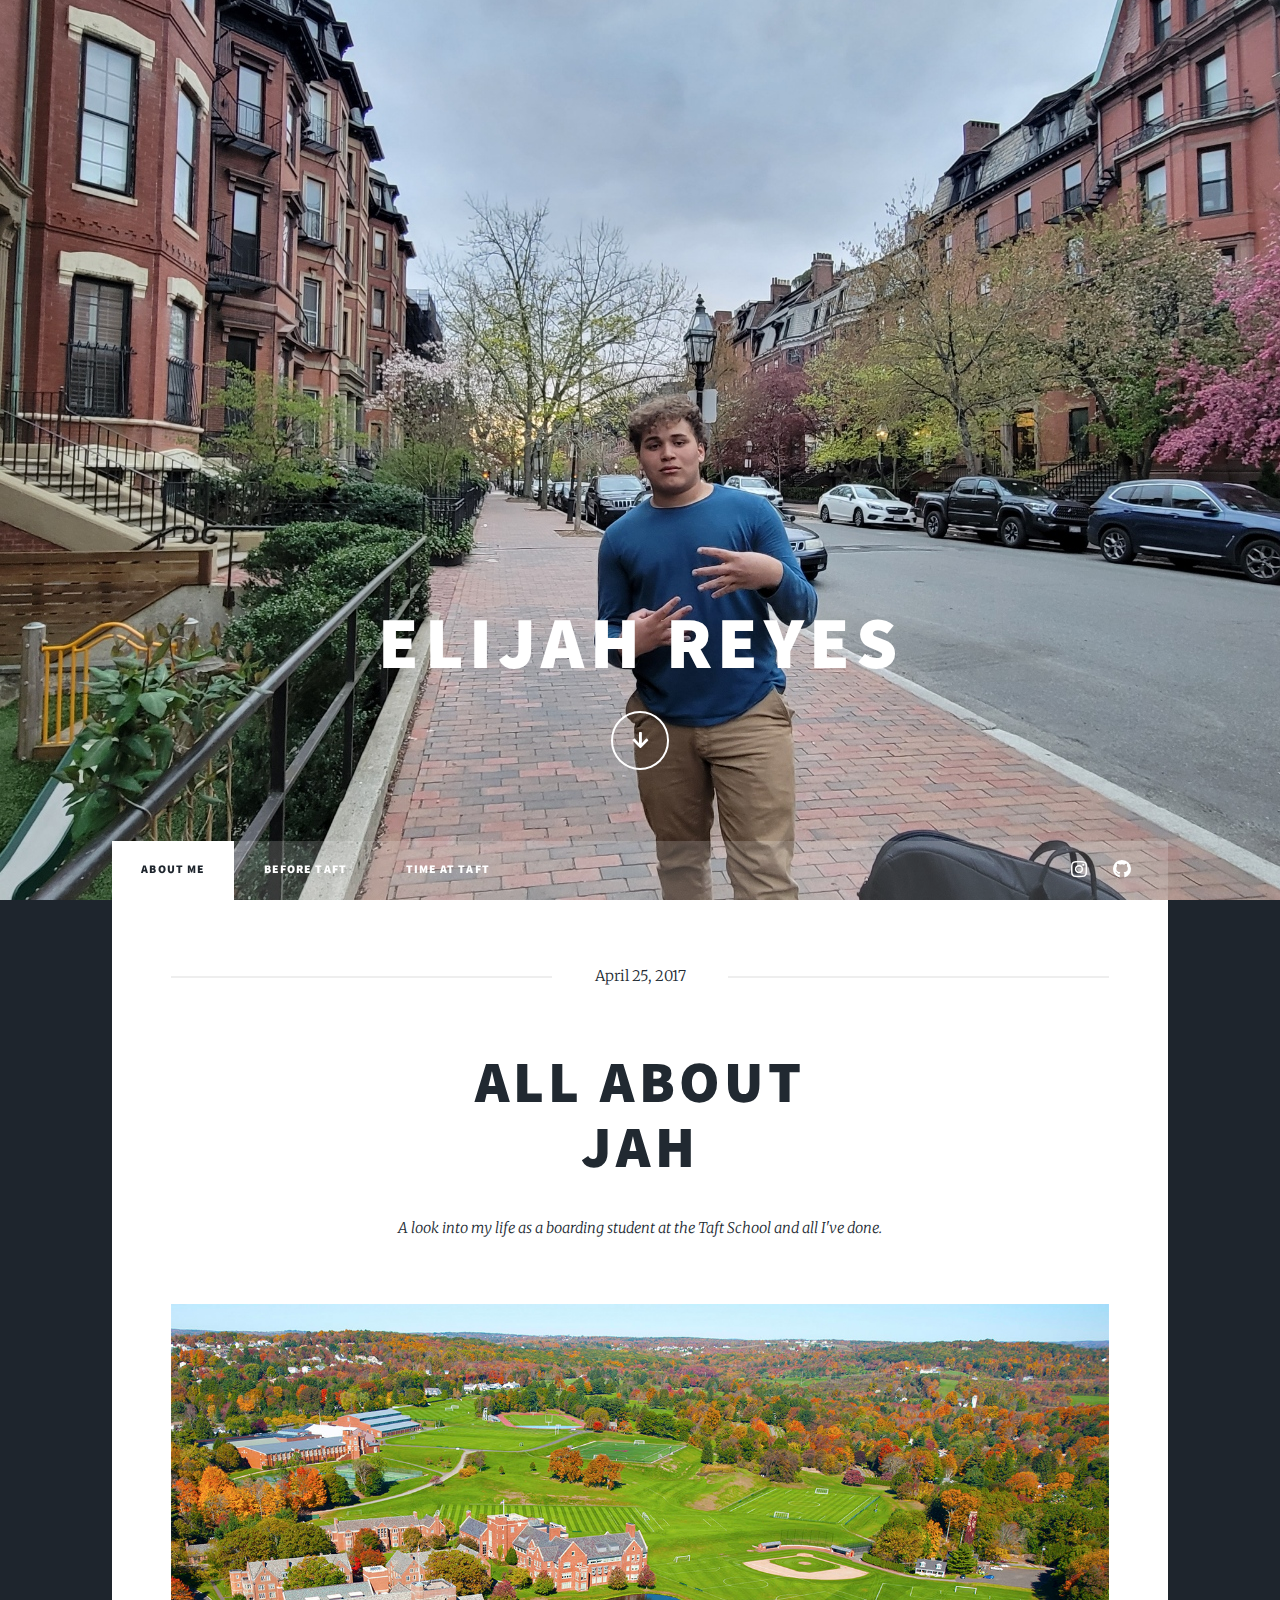
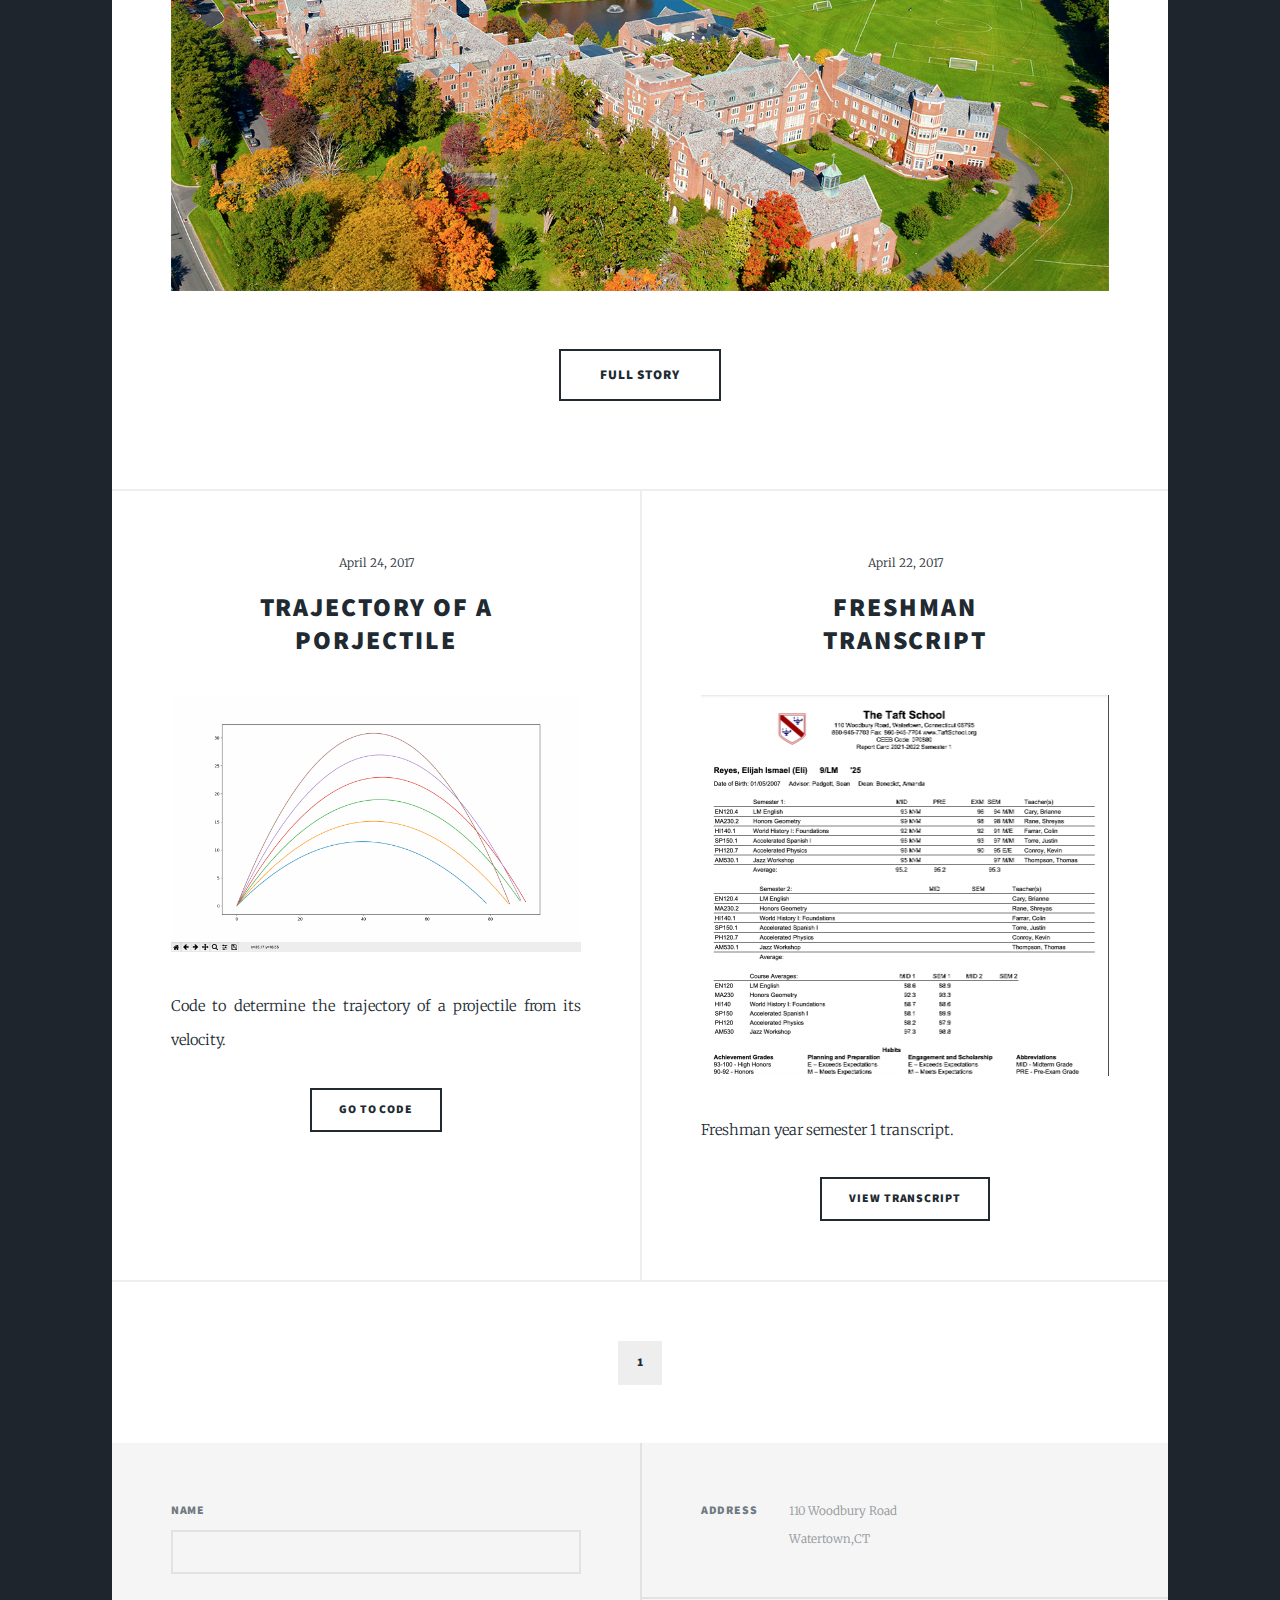
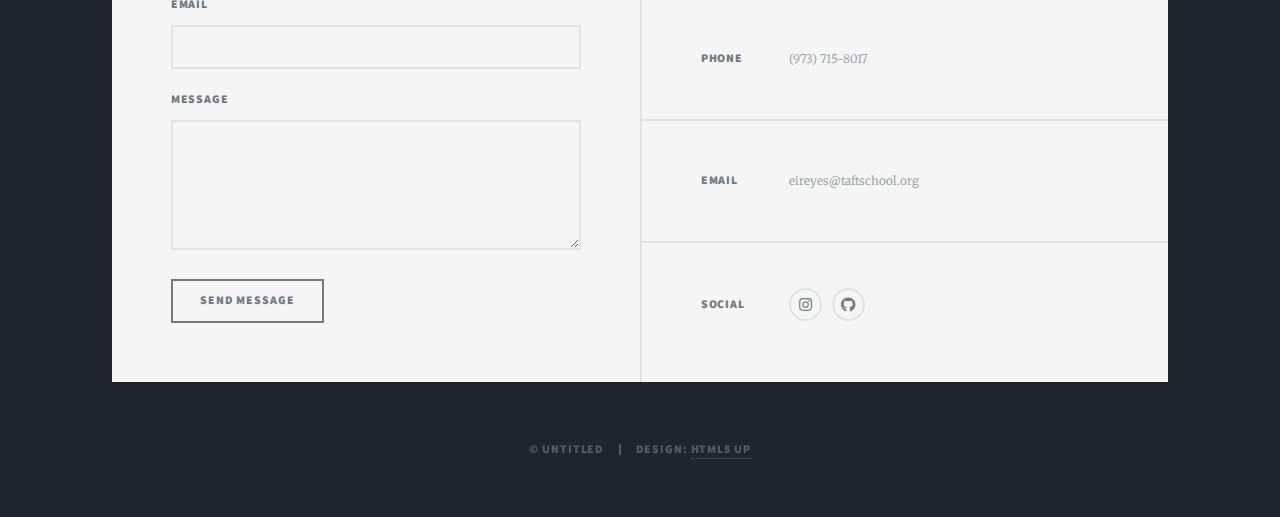
<file: index.html>
<!DOCTYPE HTML>
<!--
	Massively by HTML5 UP
	html5up.net | @ajlkn
	Free for personal and commercial use under the CCA 3.0 license (html5up.net/license)
-->
<html>
	<head>
		<title>Massively by HTML5 UP</title>
		<meta charset="utf-8" />
		<meta name="viewport" content="width=device-width, initial-scale=1, user-scalable=no" />
		<link rel="stylesheet" href="assets/css/main.css" />
		<noscript><link rel="stylesheet" href="assets/css/noscript.css" /></noscript>
	</head>
	<body class="is-preload">

		<!-- Wrapper -->
			<div id="wrapper" class="fade-in">

				<!-- Intro -->
					<div id="intro">
						<h1><br />
						Elijah Reyes</h1>
						<ul class="actions">
							<li><a href="#header" class="button icon solid solo fa-arrow-down scrolly">Continue</a></li>
						</ul>
					</div>

				<!-- Header -->
					<header id="header">
						<a href="index.html" class="logo">About Me</a>
					</header>

				<!-- Nav -->
					<nav id="nav">
						<ul class="links">
							<li class="active"><a href="index.html">About Me</a></li>
							<li><a href="generic.html">Before Taft</a></li>
							<li><a href="elements.html">Time at Taft</a></li>
						</ul>
						<ul class="icons">
							<li><a href="https://www.instagram.com/jahjahrey/" class="icon brands fa-instagram"><span class="label">Instagram</span></a></li>
							<li><a href="https://github.com/EReyes132" class="icon brands fa-github"><span class="label">GitHub</span></a></li>
						</ul>
					</nav>

				<!-- Main -->
					<div id="main">

						<!-- Featured Post -->
							<article class="post featured">
								<header class="major">
									<span class="date">April 25, 2017</span>
									<h2>All About<br />
									Jah</a></h2>
									<p>A look into my life as a boarding student at the Taft School and all I've done.</p>
								</header>
								<a href="#" class="image main"><img src="images/Taft.jpeg" alt="" /></a>
								<ul class="actions special">
									<li><a href="elements.html" class="button large">Full Story</a></li>
								</ul>
							</article>

						<!-- Posts -->
							<section class="posts">
								<article>
									<header>
										<span class="date">April 24, 2017</span>
										<h2><a href="https://github.com/EReyes132/Velocity-Of-A-Projectile">Trajectory Of A <br />
										Porjectile</a></h2>
									</header>
									<a href="#" class="image fit"><img src="images/Screen Shot 2022-05-01 at 9.15.28 PM.png" alt="" /></a>
									<p>Code to determine the trajectory of a projectile from its velocity.</p>
									<ul class="actions special">
										<li><a href="https://github.com/EReyes132/Velocity-Of-A-Projectile.git" class="button">Go To Code</a></li>
									</ul>
								</article>
								<article>
									<header>
										<span class="date">April 22, 2017</span>
										<h2><a href="#">Freshman<br />
										Transcript</a></h2>
									</header>
									<a href="https://docs.google.com/document/d/1HBr4XT1EO5LbrQq1oE85lF5OPlTyBDX6wmciu3K7AoE/edit" class="image fit"><img src="images/Screen Shot 2022-05-01 at 9.36.11 PM.png" alt="" /></a>
									<p>Freshman year semester 1 transcript.</p>
									<ul class="actions special">
										<li><a href="https://docs.google.com/document/d/1HBr4XT1EO5LbrQq1oE85lF5OPlTyBDX6wmciu3K7AoE/edit" class="button">View Transcript</a></li>
									</ul>
								</article>
							</section>

						<!-- Footer -->
							<footer>
								<div class="pagination">
									<!--<a href="#" class="previous">Prev</a>-->
									<a href="#" class="page active">1</a>
								</div>
							</footer>

					</div>

				<!-- Footer -->
					<footer id="footer">
						<section>
							<form method="post" action="#">
								<div class="fields">
									<div class="field">
										<label for="name">Name</label>
										<input type="text" name="name" id="name" />
									</div>
									<div class="field">
										<label for="email">Email</label>
										<input type="text" name="email" id="email" />
									</div>
									<div class="field">
										<label for="message">Message</label>
										<textarea name="message" id="message" rows="3"></textarea>
									</div>
								</div>
								<ul class="actions">
									<li><input type="submit" value="Send Message" /></li>
								</ul>
							</form>
						</section>
						<section class="split contact">
							<section class="alt">
								<h3>Address</h3>
								<p>110 Woodbury Road<br />
								Watertown,CT</p>
							</section>
							<section>
								<h3>Phone</h3>
								<p>(973) 715-8017</a></p>
							</section>
							<section>
								<h3>Email</h3>
								<p>eireyes@taftschool.org</a></p>
							</section>
							<section>
								<h3>Social</h3>
								<ul class="icons alt">
									<li><a href="https://www.instagram.com/jahjahrey/" class="icon brands alt fa-instagram"><span class="label">Instagram</span></a></li>
									<li><a href="https://github.com/EReyes132" class="icon brands alt fa-github"><span class="label">GitHub</span></a></li>
								</ul>
							</section>
						</section>
					</footer>

				<!-- Copyright -->
					<div id="copyright">
						<ul><li>&copy; Untitled</li><li>Design: <a href="https://html5up.net">HTML5 UP</a></li></ul>
					</div>

			</div>

		<!-- Scripts -->
			<script src="assets/js/jquery.min.js"></script>
			<script src="assets/js/jquery.scrollex.min.js"></script>
			<script src="assets/js/jquery.scrolly.min.js"></script>
			<script src="assets/js/browser.min.js"></script>
			<script src="assets/js/breakpoints.min.js"></script>
			<script src="assets/js/util.js"></script>
			<script src="assets/js/main.js"></script>

	</body>
</html>
</file>
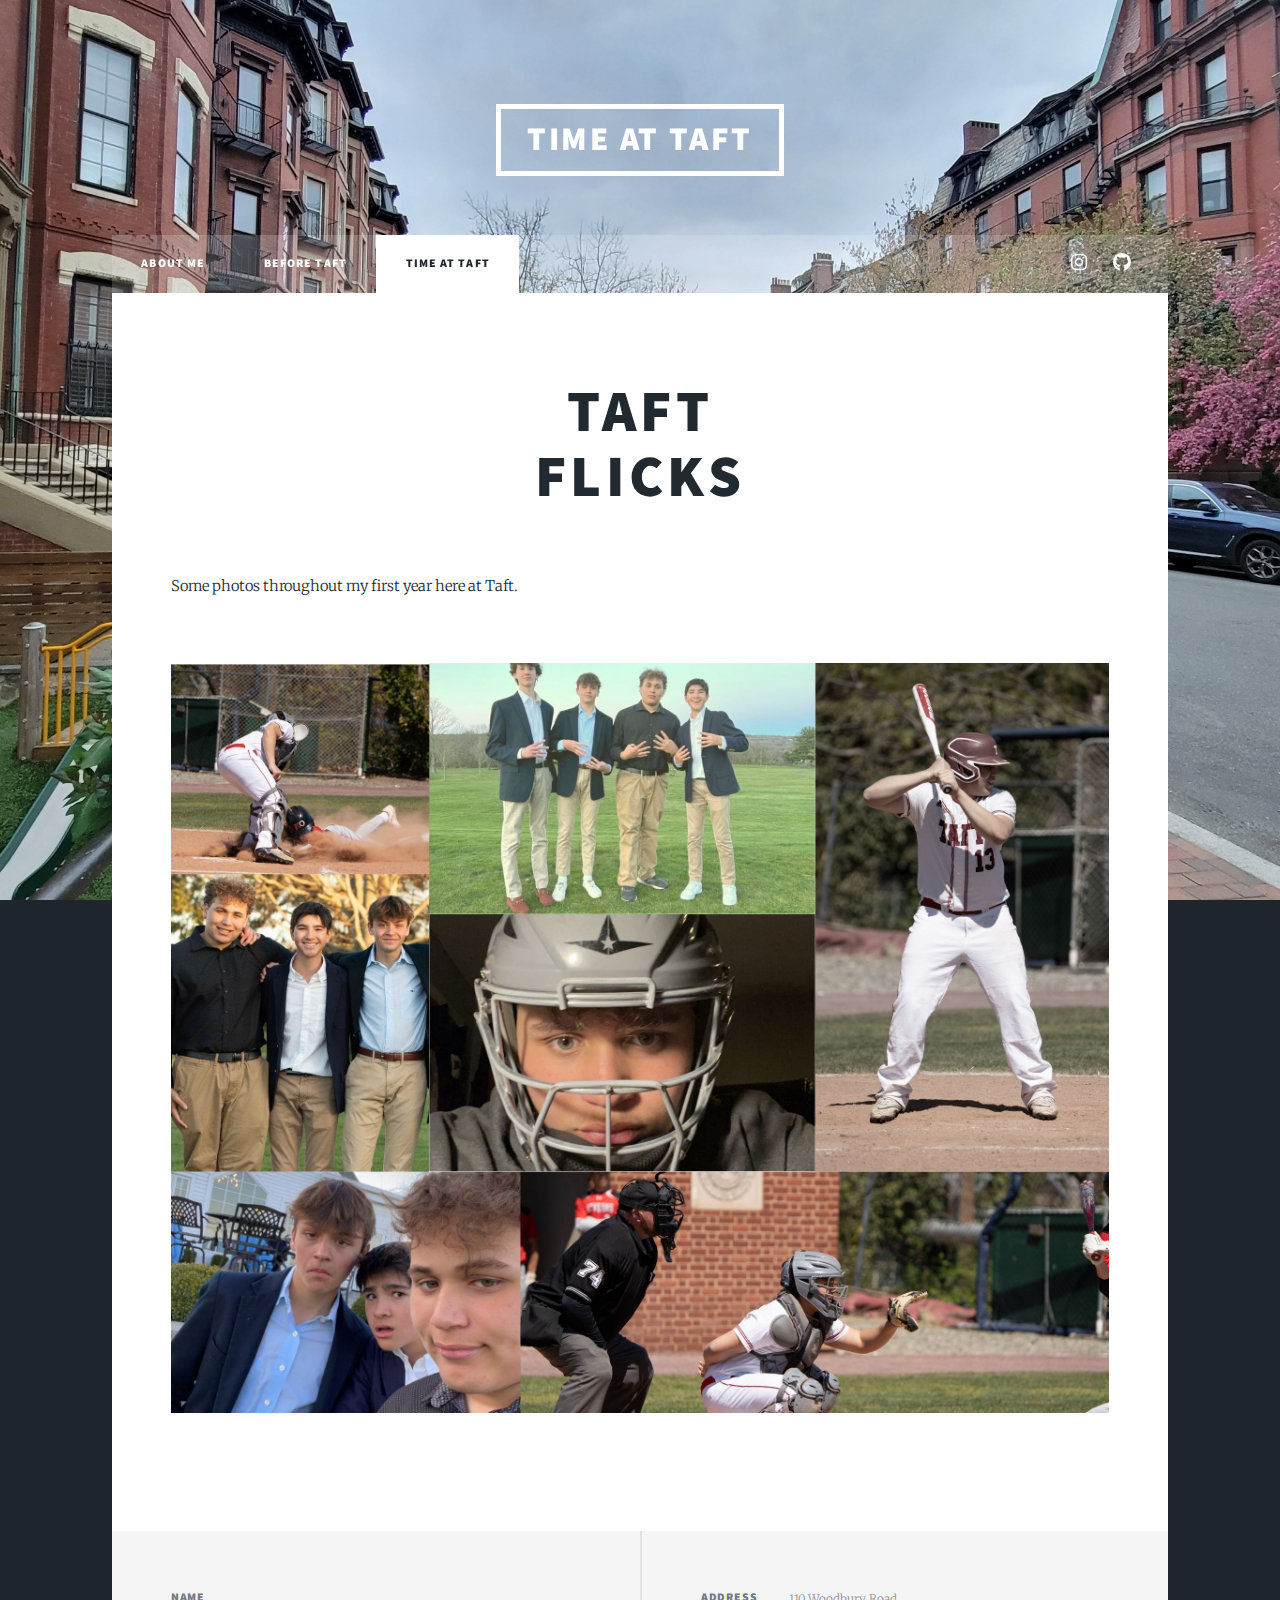
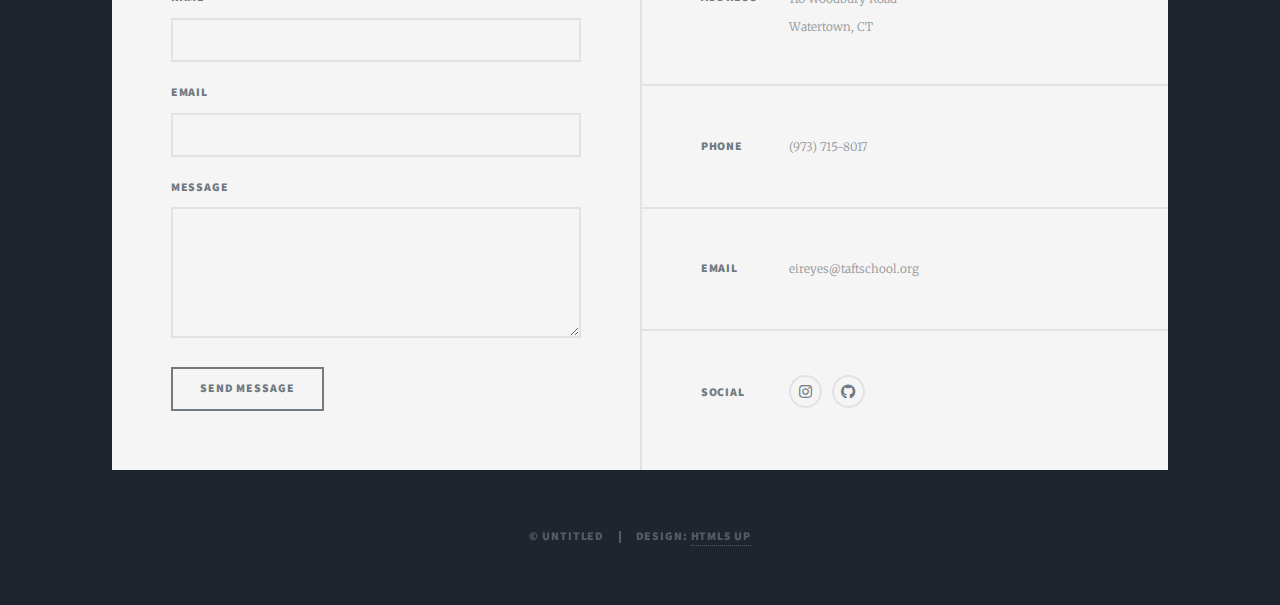
<file: elements.html>
<!DOCTYPE HTML>
<!--
	Massively by HTML5 UP
	html5up.net | @ajlkn
	Free for personal and commercial use under the CCA 3.0 license (html5up.net/license)
-->
<html>
	<head>
		<title>Elements Reference - Massively by HTML5 UP</title>
		<meta charset="utf-8" />
		<meta name="viewport" content="width=device-width, initial-scale=1, user-scalable=no" />
		<link rel="stylesheet" href="assets/css/main.css" />
		<noscript><link rel="stylesheet" href="assets/css/noscript.css" /></noscript>
	</head>
	<body class="is-preload">

		<!-- Wrapper -->
			<div id="wrapper">

				<!-- Header -->
					<header id="header">
						<a href="elements.html" class="logo">Time at Taft</a>
					</header>

				<!-- Nav -->
					<nav id="nav">
						<ul class="links">
							<li><a href="index.html">About Me</a></li>
							<li><a href="generic.html">Before Taft</a></li>
							<li class="active"><a href="elements.html">Time at Taft</a></li>
						</ul>
						<ul class="icons">
							<li><a href="https://www.instagram.com/jahjahrey/" class="icon brands fa-instagram"><span class="label">Instagram</span></a></li>
							<li><a href="https://github.com/EReyes132" class="icon brands fa-github"><span class="label">GitHub</span></a></li>
						</ul>
					</nav>

				<!-- Main -->
					<div id="main">

						<!-- Post -->
							<section class="post">
								<header class="major">
									<h1>Taft<br />
									Flicks</h1>
								</header>

								<!-- Text stuff -->
									<p>Some photos throughout my first year here at Taft.</p>
									<div class="image main"><img src = "images/Untitled design (1).jpg" alt="" /></div>
					</div>

				<!-- Footer -->
					<footer id="footer">
						<section>
							<form method="post" action="#">
								<div class="fields">
									<div class="field">
										<label for="name">Name</label>
										<input type="text" name="name" id="name" />
									</div>
									<div class="field">
										<label for="email">Email</label>
										<input type="text" name="email" id="email" />
									</div>
									<div class="field">
										<label for="message">Message</label>
										<textarea name="message" id="message" rows="3"></textarea>
									</div>
								</div>
								<ul class="actions">
									<li><input type="submit" value="Send Message" /></li>
								</ul>
							</form>
						</section>
						<section class="split contact">
							<section class="alt">
								<h3>Address</h3>
								<p>110 Woodbury Road<br />
								Watertown, CT</p>
							</section>
							<section>
								<h3>Phone</h3>
								<p>(973) 715-8017</a></p>
							</section>
							<section>
								<h3>Email</h3>
								<p>eireyes@taftschool.org</a></p>
							</section>
							<section>
								<h3>Social</h3>
								<ul class="icons alt">
									<li><a href="https://www.instagram.com/jahjahrey/" class="icon brands alt fa-instagram"><span class="label">Instagram</span></a></li>
									<li><a href="https://github.com/EReyes132" class="icon brands alt fa-github"><span class="label">GitHub</span></a></li>
								</ul>
							</section>
						</section>
					</footer>

				<!-- Copyright -->
					<div id="copyright">
						<ul><li>&copy; Untitled</li><li>Design: <a href="https://html5up.net">HTML5 UP</a></li></ul>
					</div>

			</div>

		<!-- Scripts -->
			<script src="assets/js/jquery.min.js"></script>
			<script src="assets/js/jquery.scrollex.min.js"></script>
			<script src="assets/js/jquery.scrolly.min.js"></script>
			<script src="assets/js/browser.min.js"></script>
			<script src="assets/js/breakpoints.min.js"></script>
			<script src="assets/js/util.js"></script>
			<script src="assets/js/main.js"></script>

	</body>
</html>
</file>
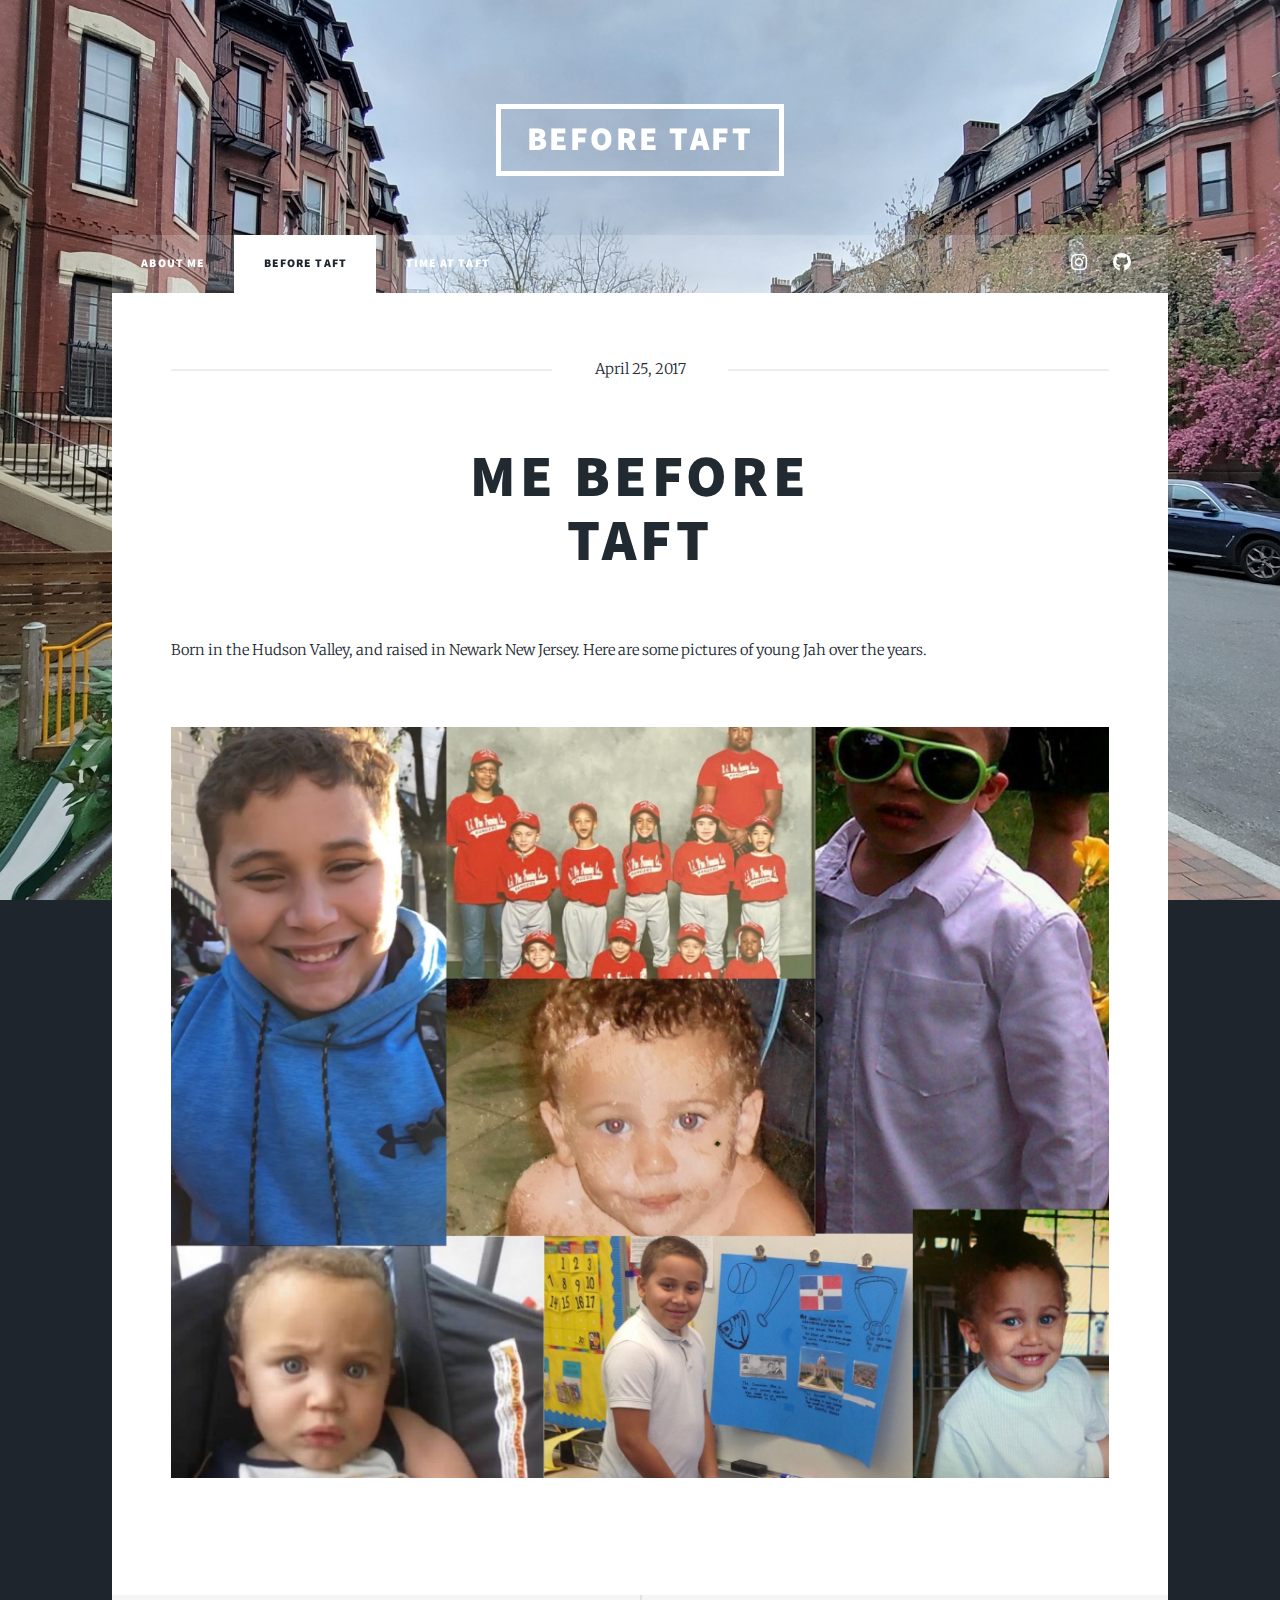
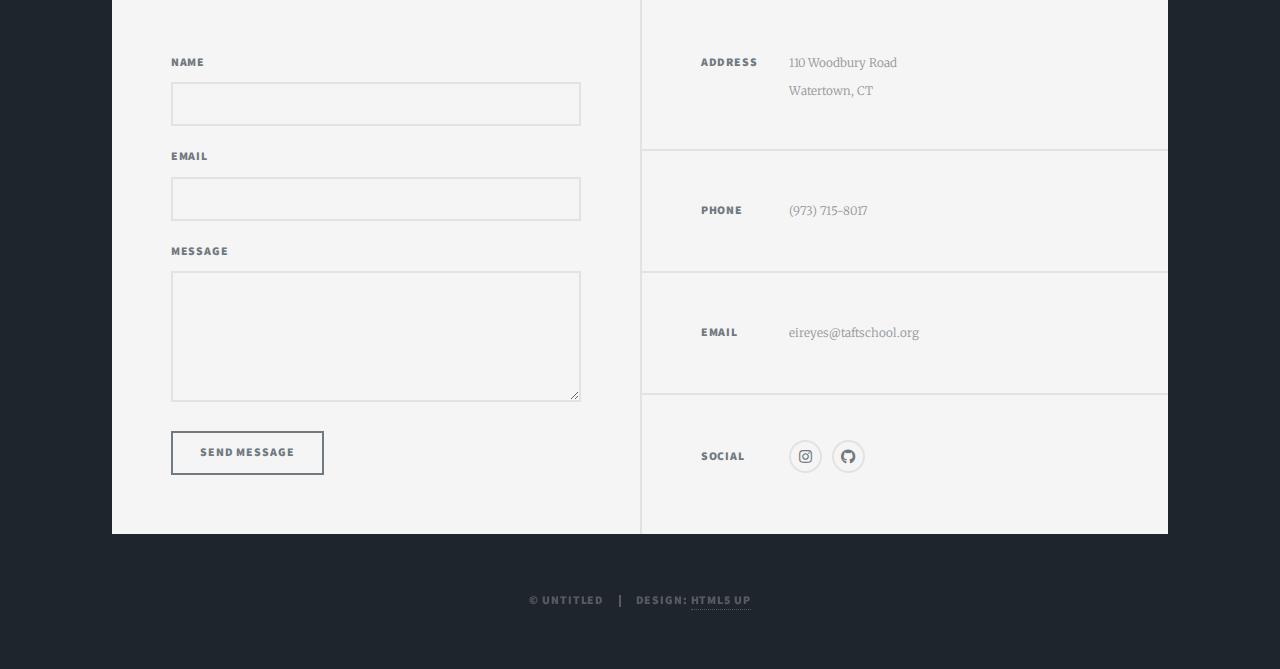
<file: generic.html>
<!DOCTYPE HTML>
<!--
	Massively by HTML5 UP
	html5up.net | @ajlkn
	Free for personal and commercial use under the CCA 3.0 license (html5up.net/license)
-->
<html>
	<head>
		<title>Generic Page - Massively by HTML5 UP</title>
		<meta charset="utf-8" />
		<meta name="viewport" content="width=device-width, initial-scale=1, user-scalable=no" />
		<link rel="stylesheet" href="assets/css/main.css" />
		<noscript><link rel="stylesheet" href="assets/css/noscript.css" /></noscript>
	</head>
	<body class="is-preload">

		<!-- Wrapper -->
			<div id="wrapper">

				<!-- Header -->
					<header id="header">
						<a href="generic.html" class="logo">Before Taft</a>
					</header>

				<!-- Nav -->
					<nav id="nav">
						<ul class="links">
							<li><a href="index.html">About Me</a></li>
							<li class="active"><a href="generic.html">Before Taft</a></li>
							<li><a href="elements.html">Time At Taft</a></li>
						</ul>
						<ul class="icons">
							<li><a href="https://www.instagram.com/jahjahrey/" class="icon brands fa-instagram"><span class="label">Instagram</span></a></li>
							<li><a href="https://github.com/EReyes132" class="icon brands fa-github"><span class="label">GitHub</span></a></li>
						</ul>
					</nav>

				<!-- Main -->
					<div id="main">

						<!-- Post -->
							<section class="post">
								<header class="major">
									<span class="date">April 25, 2017</span>
									<h1>Me Before <br />
									Taft</h1>
								</header>
								<p>Born in the Hudson Valley, and raised in Newark New Jersey. Here are some pictures of young Jah over the years.</p>
								<div class="image main"><img src="images/Untitled design.jpg" alt="" /></div>
								<p></p>
							</section>

					</div>

				<!-- Footer -->
					<footer id="footer">
						<section>
							<form method="post" action="#">
								<div class="fields">
									<div class="field">
										<label for="name">Name</label>
										<input type="text" name="name" id="name" />
									</div>
									<div class="field">
										<label for="email">Email</label>
										<input type="text" name="email" id="email" />
									</div>
									<div class="field">
										<label for="message">Message</label>
										<textarea name="message" id="message" rows="3"></textarea>
									</div>
								</div>
								<ul class="actions">
									<li><input type="submit" value="Send Message" /></li>
								</ul>
							</form>
						</section>
						<section class="split contact">
							<section class="alt">
								<h3>Address</h3>
								<p>110 Woodbury Road<br />
								Watertown, CT</p>
							</section>
							<section>
								<h3>Phone</h3>
								<p>(973) 715-8017</a></p>
							</section>
							<section>
								<h3>Email</h3>
								<p>eireyes@taftschool.org</a></p>
							</section>
							<section>
								<h3>Social</h3>
								<ul class="icons alt">
									<li><a href="https://www.instagram.com/jahjahrey/" class="icon brands alt fa-instagram"><span class="label">Instagram</span></a></li>
									<li><a href="https://github.com/EReyes132" class="icon brands alt fa-github"><span class="label">GitHub</span></a></li>
								</ul>
							</section>
						</section>
					</footer>

				<!-- Copyright -->
					<div id="copyright">
						<ul><li>&copy; Untitled</li><li>Design: <a href="https://html5up.net">HTML5 UP</a></li></ul>
					</div>

			</div>

		<!-- Scripts -->
			<script src="assets/js/jquery.min.js"></script>
			<script src="assets/js/jquery.scrollex.min.js"></script>
			<script src="assets/js/jquery.scrolly.min.js"></script>
			<script src="assets/js/browser.min.js"></script>
			<script src="assets/js/breakpoints.min.js"></script>
			<script src="assets/js/util.js"></script>
			<script src="assets/js/main.js"></script>

	</body>
</html>
</file>
<file: assets/css/main.css>
@import url(fontawesome-all.min.css);
@import url("https://fonts.googleapis.com/css?family=Merriweather:300,700,300italic,700italic|Source+Sans+Pro:900");

/*
	Massively by HTML5 UP
	html5up.net | @ajlkn
	Free for personal and commercial use under the CCA 3.0 license (html5up.net/license)
*/

html, body, div, span, applet, object,
iframe, h1, h2, h3, h4, h5, h6, p, blockquote,
pre, a, abbr, acronym, address, big, cite,
code, del, dfn, em, img, ins, kbd, q, s, samp,
small, strike, strong, sub, sup, tt, var, b,
u, i, center, dl, dt, dd, ol, ul, li, fieldset,
form, label, legend, table, caption, tbody,
tfoot, thead, tr, th, td, article, aside,
canvas, details, embed, figure, figcaption,
footer, header, hgroup, menu, nav, output, ruby,
section, summary, time, mark, audio, video {
	margin: 0;
	padding: 0;
	border: 0;
	font-size: 100%;
	font: inherit;
	vertical-align: baseline;}

article, aside, details, figcaption, figure,
footer, header, hgroup, menu, nav, section {
	display: block;}

body {
	line-height: 1;
}

ol, ul {
	list-style: none;
}

blockquote, q {
	quotes: none;
}

	blockquote:before, blockquote:after, q:before, q:after {
		content: '';
		content: none;
	}

table {
	border-collapse: collapse;
	border-spacing: 0;
}

body {
	-webkit-text-size-adjust: none;
}

mark {
	background-color: transparent;
	color: inherit;
}

input::-moz-focus-inner {
	border: 0;
	padding: 0;
}

input, select, textarea {
	-moz-appearance: none;
	-webkit-appearance: none;
	-ms-appearance: none;
	appearance: none;
}

/* Basic */

	@-ms-viewport {
		width: device-width;
	}

	body {
		-ms-overflow-style: scrollbar;
	}

	@media screen and (max-width: 480px) {

		html, body {
			min-width: 320px;
		}

	}

	html {
		box-sizing: border-box;
	}

	*, *:before, *:after {
		box-sizing: inherit;
	}

	body {
		background-color: #1e252d;
	}

		body.is-preload *, body.is-preload *:before, body.is-preload *:after {
			-moz-animation: none !important;
			-webkit-animation: none !important;
			-ms-animation: none !important;
			animation: none !important;
			-moz-transition: none !important;
			-webkit-transition: none !important;
			-ms-transition: none !important;
			transition: none !important;
		}

/* Type */

	html {
		font-size: 16pt;
	}

		@media screen and (max-width: 1680px) {

			html {
				font-size: 12pt;
			}

		}

		@media screen and (max-width: 1280px) {

			html {
				font-size: 11pt;
			}

		}

		@media screen and (max-width: 360px) {

			html {
				font-size: 10pt;
			}

		}

	body {
		color: #212931;
	}

	body, input, select, textarea {
		font-family: "Merriweather", Georgia, serif;
		font-weight: 300;
		font-size: 1rem;
		line-height: 2.375;
	}

	a {
		-moz-transition: color 0.2s ease-in-out, background-color 0.2s ease-in-out, border-color 0.2s ease-in-out, box-shadow 0.2s ease-in-out;
		-webkit-transition: color 0.2s ease-in-out, background-color 0.2s ease-in-out, border-color 0.2s ease-in-out, box-shadow 0.2s ease-in-out;
		-ms-transition: color 0.2s ease-in-out, background-color 0.2s ease-in-out, border-color 0.2s ease-in-out, box-shadow 0.2s ease-in-out;
		transition: color 0.2s ease-in-out, background-color 0.2s ease-in-out, border-color 0.2s ease-in-out, box-shadow 0.2s ease-in-out;
		border-bottom: dotted 1px;
		text-decoration: none;
	}

		a:hover {
			border-bottom-color: transparent;
		}

	strong, b {
		font-weight: 600;
	}

	em, i {
		font-style: italic;
	}

	p {
		text-align: justify;
		margin: 0 0 2rem 0;
	}

	h1, h2, h3, h4, h5, h6 {
		font-family: "Source Sans Pro", Helvetica, sans-serif;
		font-weight: 900;
		line-height: 1.5;
		letter-spacing: 0.075em;
		text-transform: uppercase;
		margin: 0 0 1rem 0;
	}

		h1 a, h2 a, h3 a, h4 a, h5 a, h6 a {
			border-bottom: 0;
			color: inherit;
			text-decoration: none;
		}

	h1 {
		font-size: 4rem;
		line-height: 1.1;
		margin: 0 0 2rem 0;
	}

	h2 {
		font-size: 1.75rem;
		line-height: 1.3;
		margin: 0 0 1.5rem 0;
	}

	h3 {
		font-size: 1.25rem;
		margin: 0 0 1.5rem 0;
	}

	h4 {
		font-size: 1rem;
	}

	h5 {
		font-size: 0.9rem;
	}

	h6 {
		font-size: 0.8rem;
	}

	sub {
		font-size: 0.8rem;
		position: relative;
		top: 0.5rem;
	}

	sup {
		font-size: 0.8rem;
		position: relative;
		top: -0.5rem;
	}

	blockquote {
		border-left: solid 4px;
		font-style: italic;
		margin: 0 0 2rem 0;
		padding: 0.5rem 0 0.5rem 2rem;
	}

	code {
		border: solid 2px;
		font-family: "Courier New", monospace;
		font-size: 0.9rem;
		margin: 0 0.25rem;
		padding: 0.25rem 0.65rem;
	}

	pre {
		-webkit-overflow-scrolling: touch;
		font-family: "Courier New", monospace;
		font-size: 0.9rem;
		margin: 0 0 2rem 0;
	}

		pre code {
			display: block;
			line-height: 1.75;
			padding: 1rem 1.5rem;
			overflow-x: auto;
		}

	hr {
		border: 0;
		border-bottom: solid 2px;
		margin: 3rem 0;
	}

		hr.major {
			margin: 5rem 0;
		}

	.align-left {
		text-align: left;
	}

	.align-center {
		text-align: center;
	}

	.align-right {
		text-align: right;
	}

	input, select, textarea {
		color: #212931;
	}

	a {
		color: #212931;
		border-bottom-color: rgba(33, 41, 49, 0.5);
	}

		a:hover {
			border-bottom-color: transparent;
			color: #18bfef !important;
		}

	strong, b {
		color: #212931;
	}

	h1, h2, h3, h4, h5, h6 {
		color: #212931;
	}

	blockquote {
		border-left-color: #eeeeee;
	}

	code {
		background: rgba(220, 220, 220, 0.25);
		border-color: #eeeeee;
	}

	hr {
		border-bottom-color: #eeeeee;
	}

/* Row */

	.row {
		display: flex;
		flex-wrap: wrap;
		box-sizing: border-box;
		align-items: stretch;
	}

		.row > * {
			box-sizing: border-box;
		}

		.row.gtr-uniform > * > :last-child {
			margin-bottom: 0;
		}

		.row.aln-left {
			justify-content: flex-start;
		}

		.row.aln-center {
			justify-content: center;
		}

		.row.aln-right {
			justify-content: flex-end;
		}

		.row.aln-top {
			align-items: flex-start;
		}

		.row.aln-middle {
			align-items: center;
		}

		.row.aln-bottom {
			align-items: flex-end;
		}

		.row > .imp {
			order: -1;
		}

		.row > .col-1 {
			width: 8.33333%;
		}

		.row > .off-1 {
			margin-left: 8.33333%;
		}

		.row > .col-2 {
			width: 16.66667%;
		}

		.row > .off-2 {
			margin-left: 16.66667%;
		}

		.row > .col-3 {
			width: 25%;
		}

		.row > .off-3 {
			margin-left: 25%;
		}

		.row > .col-4 {
			width: 33.33333%;
		}

		.row > .off-4 {
			margin-left: 33.33333%;
		}

		.row > .col-5 {
			width: 41.66667%;
		}

		.row > .off-5 {
			margin-left: 41.66667%;
		}

		.row > .col-6 {
			width: 50%;
		}

		.row > .off-6 {
			margin-left: 50%;
		}

		.row > .col-7 {
			width: 58.33333%;
		}

		.row > .off-7 {
			margin-left: 58.33333%;
		}

		.row > .col-8 {
			width: 66.66667%;
		}

		.row > .off-8 {
			margin-left: 66.66667%;
		}

		.row > .col-9 {
			width: 75%;
		}

		.row > .off-9 {
			margin-left: 75%;
		}

		.row > .col-10 {
			width: 83.33333%;
		}

		.row > .off-10 {
			margin-left: 83.33333%;
		}

		.row > .col-11 {
			width: 91.66667%;
		}

		.row > .off-11 {
			margin-left: 91.66667%;
		}

		.row > .col-12 {
			width: 100%;
		}

		.row > .off-12 {
			margin-left: 100%;
		}

		.row.gtr-0 {
			margin-top: 0;
			margin-left: 0rem;
		}

			.row.gtr-0 > * {
				padding: 0 0 0 0rem;
			}

			.row.gtr-0.gtr-uniform {
				margin-top: 0rem;
			}

				.row.gtr-0.gtr-uniform > * {
					padding-top: 0rem;
				}

		.row.gtr-25 {
			margin-top: 0;
			margin-left: -0.375rem;
		}

			.row.gtr-25 > * {
				padding: 0 0 0 0.375rem;
			}

			.row.gtr-25.gtr-uniform {
				margin-top: -0.375rem;
			}

				.row.gtr-25.gtr-uniform > * {
					padding-top: 0.375rem;
				}

		.row.gtr-50 {
			margin-top: 0;
			margin-left: -0.75rem;
		}

			.row.gtr-50 > * {
				padding: 0 0 0 0.75rem;
			}

			.row.gtr-50.gtr-uniform {
				margin-top: -0.75rem;
			}

				.row.gtr-50.gtr-uniform > * {
					padding-top: 0.75rem;
				}

		.row {
			margin-top: 0;
			margin-left: -1.5rem;
		}

			.row > * {
				padding: 0 0 0 1.5rem;
			}

			.row.gtr-uniform {
				margin-top: -1.5rem;
			}

				.row.gtr-uniform > * {
					padding-top: 1.5rem;
				}

		.row.gtr-150 {
			margin-top: 0;
			margin-left: -2.25rem;
		}

			.row.gtr-150 > * {
				padding: 0 0 0 2.25rem;
			}

			.row.gtr-150.gtr-uniform {
				margin-top: -2.25rem;
			}

				.row.gtr-150.gtr-uniform > * {
					padding-top: 2.25rem;
				}

		.row.gtr-200 {
			margin-top: 0;
			margin-left: -3rem;
		}

			.row.gtr-200 > * {
				padding: 0 0 0 3rem;
			}

			.row.gtr-200.gtr-uniform {
				margin-top: -3rem;
			}

				.row.gtr-200.gtr-uniform > * {
					padding-top: 3rem;
				}

		@media screen and (max-width: 1680px) {

			.row {
				display: flex;
				flex-wrap: wrap;
				box-sizing: border-box;
				align-items: stretch;
			}

				.row > * {
					box-sizing: border-box;
				}

				.row.gtr-uniform > * > :last-child {
					margin-bottom: 0;
				}

				.row.aln-left {
					justify-content: flex-start;
				}

				.row.aln-center {
					justify-content: center;
				}

				.row.aln-right {
					justify-content: flex-end;
				}

				.row.aln-top {
					align-items: flex-start;
				}

				.row.aln-middle {
					align-items: center;
				}

				.row.aln-bottom {
					align-items: flex-end;
				}

				.row > .imp-xlarge {
					order: -1;
				}

				.row > .col-1-xlarge {
					width: 8.33333%;
				}

				.row > .off-1-xlarge {
					margin-left: 8.33333%;
				}

				.row > .col-2-xlarge {
					width: 16.66667%;
				}

				.row > .off-2-xlarge {
					margin-left: 16.66667%;
				}

				.row > .col-3-xlarge {
					width: 25%;
				}

				.row > .off-3-xlarge {
					margin-left: 25%;
				}

				.row > .col-4-xlarge {
					width: 33.33333%;
				}

				.row > .off-4-xlarge {
					margin-left: 33.33333%;
				}

				.row > .col-5-xlarge {
					width: 41.66667%;
				}

				.row > .off-5-xlarge {
					margin-left: 41.66667%;
				}

				.row > .col-6-xlarge {
					width: 50%;
				}

				.row > .off-6-xlarge {
					margin-left: 50%;
				}

				.row > .col-7-xlarge {
					width: 58.33333%;
				}

				.row > .off-7-xlarge {
					margin-left: 58.33333%;
				}

				.row > .col-8-xlarge {
					width: 66.66667%;
				}

				.row > .off-8-xlarge {
					margin-left: 66.66667%;
				}

				.row > .col-9-xlarge {
					width: 75%;
				}

				.row > .off-9-xlarge {
					margin-left: 75%;
				}

				.row > .col-10-xlarge {
					width: 83.33333%;
				}

				.row > .off-10-xlarge {
					margin-left: 83.33333%;
				}

				.row > .col-11-xlarge {
					width: 91.66667%;
				}

				.row > .off-11-xlarge {
					margin-left: 91.66667%;
				}

				.row > .col-12-xlarge {
					width: 100%;
				}

				.row > .off-12-xlarge {
					margin-left: 100%;
				}

				.row.gtr-0 {
					margin-top: 0;
					margin-left: 0rem;
				}

					.row.gtr-0 > * {
						padding: 0 0 0 0rem;
					}

					.row.gtr-0.gtr-uniform {
						margin-top: 0rem;
					}

						.row.gtr-0.gtr-uniform > * {
							padding-top: 0rem;
						}

				.row.gtr-25 {
					margin-top: 0;
					margin-left: -0.375rem;
				}

					.row.gtr-25 > * {
						padding: 0 0 0 0.375rem;
					}

					.row.gtr-25.gtr-uniform {
						margin-top: -0.375rem;
					}

						.row.gtr-25.gtr-uniform > * {
							padding-top: 0.375rem;
						}

				.row.gtr-50 {
					margin-top: 0;
					margin-left: -0.75rem;
				}

					.row.gtr-50 > * {
						padding: 0 0 0 0.75rem;
					}

					.row.gtr-50.gtr-uniform {
						margin-top: -0.75rem;
					}

						.row.gtr-50.gtr-uniform > * {
							padding-top: 0.75rem;
						}

				.row {
					margin-top: 0;
					margin-left: -1.5rem;
				}

					.row > * {
						padding: 0 0 0 1.5rem;
					}

					.row.gtr-uniform {
						margin-top: -1.5rem;
					}

						.row.gtr-uniform > * {
							padding-top: 1.5rem;
						}

				.row.gtr-150 {
					margin-top: 0;
					margin-left: -2.25rem;
				}

					.row.gtr-150 > * {
						padding: 0 0 0 2.25rem;
					}

					.row.gtr-150.gtr-uniform {
						margin-top: -2.25rem;
					}

						.row.gtr-150.gtr-uniform > * {
							padding-top: 2.25rem;
						}

				.row.gtr-200 {
					margin-top: 0;
					margin-left: -3rem;
				}

					.row.gtr-200 > * {
						padding: 0 0 0 3rem;
					}

					.row.gtr-200.gtr-uniform {
						margin-top: -3rem;
					}

						.row.gtr-200.gtr-uniform > * {
							padding-top: 3rem;
						}

		}

		@media screen and (max-width: 1280px) {

			.row {
				display: flex;
				flex-wrap: wrap;
				box-sizing: border-box;
				align-items: stretch;
			}

				.row > * {
					box-sizing: border-box;
				}

				.row.gtr-uniform > * > :last-child {
					margin-bottom: 0;
				}

				.row.aln-left {
					justify-content: flex-start;
				}

				.row.aln-center {
					justify-content: center;
				}

				.row.aln-right {
					justify-content: flex-end;
				}

				.row.aln-top {
					align-items: flex-start;
				}

				.row.aln-middle {
					align-items: center;
				}

				.row.aln-bottom {
					align-items: flex-end;
				}

				.row > .imp-large {
					order: -1;
				}

				.row > .col-1-large {
					width: 8.33333%;
				}

				.row > .off-1-large {
					margin-left: 8.33333%;
				}

				.row > .col-2-large {
					width: 16.66667%;
				}

				.row > .off-2-large {
					margin-left: 16.66667%;
				}

				.row > .col-3-large {
					width: 25%;
				}

				.row > .off-3-large {
					margin-left: 25%;
				}

				.row > .col-4-large {
					width: 33.33333%;
				}

				.row > .off-4-large {
					margin-left: 33.33333%;
				}

				.row > .col-5-large {
					width: 41.66667%;
				}

				.row > .off-5-large {
					margin-left: 41.66667%;
				}

				.row > .col-6-large {
					width: 50%;
				}

				.row > .off-6-large {
					margin-left: 50%;
				}

				.row > .col-7-large {
					width: 58.33333%;
				}

				.row > .off-7-large {
					margin-left: 58.33333%;
				}

				.row > .col-8-large {
					width: 66.66667%;
				}

				.row > .off-8-large {
					margin-left: 66.66667%;
				}

				.row > .col-9-large {
					width: 75%;
				}

				.row > .off-9-large {
					margin-left: 75%;
				}

				.row > .col-10-large {
					width: 83.33333%;
				}

				.row > .off-10-large {
					margin-left: 83.33333%;
				}

				.row > .col-11-large {
					width: 91.66667%;
				}

				.row > .off-11-large {
					margin-left: 91.66667%;
				}

				.row > .col-12-large {
					width: 100%;
				}

				.row > .off-12-large {
					margin-left: 100%;
				}

				.row.gtr-0 {
					margin-top: 0;
					margin-left: 0rem;
				}

					.row.gtr-0 > * {
						padding: 0 0 0 0rem;
					}

					.row.gtr-0.gtr-uniform {
						margin-top: 0rem;
					}

						.row.gtr-0.gtr-uniform > * {
							padding-top: 0rem;
						}

				.row.gtr-25 {
					margin-top: 0;
					margin-left: -0.375rem;
				}

					.row.gtr-25 > * {
						padding: 0 0 0 0.375rem;
					}

					.row.gtr-25.gtr-uniform {
						margin-top: -0.375rem;
					}

						.row.gtr-25.gtr-uniform > * {
							padding-top: 0.375rem;
						}

				.row.gtr-50 {
					margin-top: 0;
					margin-left: -0.75rem;
				}

					.row.gtr-50 > * {
						padding: 0 0 0 0.75rem;
					}

					.row.gtr-50.gtr-uniform {
						margin-top: -0.75rem;
					}

						.row.gtr-50.gtr-uniform > * {
							padding-top: 0.75rem;
						}

				.row {
					margin-top: 0;
					margin-left: -1.5rem;
				}

					.row > * {
						padding: 0 0 0 1.5rem;
					}

					.row.gtr-uniform {
						margin-top: -1.5rem;
					}

						.row.gtr-uniform > * {
							padding-top: 1.5rem;
						}

				.row.gtr-150 {
					margin-top: 0;
					margin-left: -2.25rem;
				}

					.row.gtr-150 > * {
						padding: 0 0 0 2.25rem;
					}

					.row.gtr-150.gtr-uniform {
						margin-top: -2.25rem;
					}

						.row.gtr-150.gtr-uniform > * {
							padding-top: 2.25rem;
						}

				.row.gtr-200 {
					margin-top: 0;
					margin-left: -3rem;
				}

					.row.gtr-200 > * {
						padding: 0 0 0 3rem;
					}

					.row.gtr-200.gtr-uniform {
						margin-top: -3rem;
					}

						.row.gtr-200.gtr-uniform > * {
							padding-top: 3rem;
						}

		}

		@media screen and (max-width: 980px) {

			.row {
				display: flex;
				flex-wrap: wrap;
				box-sizing: border-box;
				align-items: stretch;
			}

				.row > * {
					box-sizing: border-box;
				}

				.row.gtr-uniform > * > :last-child {
					margin-bottom: 0;
				}

				.row.aln-left {
					justify-content: flex-start;
				}

				.row.aln-center {
					justify-content: center;
				}

				.row.aln-right {
					justify-content: flex-end;
				}

				.row.aln-top {
					align-items: flex-start;
				}

				.row.aln-middle {
					align-items: center;
				}

				.row.aln-bottom {
					align-items: flex-end;
				}

				.row > .imp-medium {
					order: -1;
				}

				.row > .col-1-medium {
					width: 8.33333%;
				}

				.row > .off-1-medium {
					margin-left: 8.33333%;
				}

				.row > .col-2-medium {
					width: 16.66667%;
				}

				.row > .off-2-medium {
					margin-left: 16.66667%;
				}

				.row > .col-3-medium {
					width: 25%;
				}

				.row > .off-3-medium {
					margin-left: 25%;
				}

				.row > .col-4-medium {
					width: 33.33333%;
				}

				.row > .off-4-medium {
					margin-left: 33.33333%;
				}

				.row > .col-5-medium {
					width: 41.66667%;
				}

				.row > .off-5-medium {
					margin-left: 41.66667%;
				}

				.row > .col-6-medium {
					width: 50%;
				}

				.row > .off-6-medium {
					margin-left: 50%;
				}

				.row > .col-7-medium {
					width: 58.33333%;
				}

				.row > .off-7-medium {
					margin-left: 58.33333%;
				}

				.row > .col-8-medium {
					width: 66.66667%;
				}

				.row > .off-8-medium {
					margin-left: 66.66667%;
				}

				.row > .col-9-medium {
					width: 75%;
				}

				.row > .off-9-medium {
					margin-left: 75%;
				}

				.row > .col-10-medium {
					width: 83.33333%;
				}

				.row > .off-10-medium {
					margin-left: 83.33333%;
				}

				.row > .col-11-medium {
					width: 91.66667%;
				}

				.row > .off-11-medium {
					margin-left: 91.66667%;
				}

				.row > .col-12-medium {
					width: 100%;
				}

				.row > .off-12-medium {
					margin-left: 100%;
				}

				.row.gtr-0 {
					margin-top: 0;
					margin-left: 0rem;
				}

					.row.gtr-0 > * {
						padding: 0 0 0 0rem;
					}

					.row.gtr-0.gtr-uniform {
						margin-top: 0rem;
					}

						.row.gtr-0.gtr-uniform > * {
							padding-top: 0rem;
						}

				.row.gtr-25 {
					margin-top: 0;
					margin-left: -0.375rem;
				}

					.row.gtr-25 > * {
						padding: 0 0 0 0.375rem;
					}

					.row.gtr-25.gtr-uniform {
						margin-top: -0.375rem;
					}

						.row.gtr-25.gtr-uniform > * {
							padding-top: 0.375rem;
						}

				.row.gtr-50 {
					margin-top: 0;
					margin-left: -0.75rem;
				}

					.row.gtr-50 > * {
						padding: 0 0 0 0.75rem;
					}

					.row.gtr-50.gtr-uniform {
						margin-top: -0.75rem;
					}

						.row.gtr-50.gtr-uniform > * {
							padding-top: 0.75rem;
						}

				.row {
					margin-top: 0;
					margin-left: -1.5rem;
				}

					.row > * {
						padding: 0 0 0 1.5rem;
					}

					.row.gtr-uniform {
						margin-top: -1.5rem;
					}

						.row.gtr-uniform > * {
							padding-top: 1.5rem;
						}

				.row.gtr-150 {
					margin-top: 0;
					margin-left: -2.25rem;
				}

					.row.gtr-150 > * {
						padding: 0 0 0 2.25rem;
					}

					.row.gtr-150.gtr-uniform {
						margin-top: -2.25rem;
					}

						.row.gtr-150.gtr-uniform > * {
							padding-top: 2.25rem;
						}

				.row.gtr-200 {
					margin-top: 0;
					margin-left: -3rem;
				}

					.row.gtr-200 > * {
						padding: 0 0 0 3rem;
					}

					.row.gtr-200.gtr-uniform {
						margin-top: -3rem;
					}

						.row.gtr-200.gtr-uniform > * {
							padding-top: 3rem;
						}

		}

		@media screen and (max-width: 736px) {

			.row {
				display: flex;
				flex-wrap: wrap;
				box-sizing: border-box;
				align-items: stretch;
			}

				.row > * {
					box-sizing: border-box;
				}

				.row.gtr-uniform > * > :last-child {
					margin-bottom: 0;
				}

				.row.aln-left {
					justify-content: flex-start;
				}

				.row.aln-center {
					justify-content: center;
				}

				.row.aln-right {
					justify-content: flex-end;
				}

				.row.aln-top {
					align-items: flex-start;
				}

				.row.aln-middle {
					align-items: center;
				}

				.row.aln-bottom {
					align-items: flex-end;
				}

				.row > .imp-small {
					order: -1;
				}

				.row > .col-1-small {
					width: 8.33333%;
				}

				.row > .off-1-small {
					margin-left: 8.33333%;
				}

				.row > .col-2-small {
					width: 16.66667%;
				}

				.row > .off-2-small {
					margin-left: 16.66667%;
				}

				.row > .col-3-small {
					width: 25%;
				}

				.row > .off-3-small {
					margin-left: 25%;
				}

				.row > .col-4-small {
					width: 33.33333%;
				}

				.row > .off-4-small {
					margin-left: 33.33333%;
				}

				.row > .col-5-small {
					width: 41.66667%;
				}

				.row > .off-5-small {
					margin-left: 41.66667%;
				}

				.row > .col-6-small {
					width: 50%;
				}

				.row > .off-6-small {
					margin-left: 50%;
				}

				.row > .col-7-small {
					width: 58.33333%;
				}

				.row > .off-7-small {
					margin-left: 58.33333%;
				}

				.row > .col-8-small {
					width: 66.66667%;
				}

				.row > .off-8-small {
					margin-left: 66.66667%;
				}

				.row > .col-9-small {
					width: 75%;
				}

				.row > .off-9-small {
					margin-left: 75%;
				}

				.row > .col-10-small {
					width: 83.33333%;
				}

				.row > .off-10-small {
					margin-left: 83.33333%;
				}

				.row > .col-11-small {
					width: 91.66667%;
				}

				.row > .off-11-small {
					margin-left: 91.66667%;
				}

				.row > .col-12-small {
					width: 100%;
				}

				.row > .off-12-small {
					margin-left: 100%;
				}

				.row.gtr-0 {
					margin-top: 0;
					margin-left: 0rem;
				}

					.row.gtr-0 > * {
						padding: 0 0 0 0rem;
					}

					.row.gtr-0.gtr-uniform {
						margin-top: 0rem;
					}

						.row.gtr-0.gtr-uniform > * {
							padding-top: 0rem;
						}

				.row.gtr-25 {
					margin-top: 0;
					margin-left: -0.375rem;
				}

					.row.gtr-25 > * {
						padding: 0 0 0 0.375rem;
					}

					.row.gtr-25.gtr-uniform {
						margin-top: -0.375rem;
					}

						.row.gtr-25.gtr-uniform > * {
							padding-top: 0.375rem;
						}

				.row.gtr-50 {
					margin-top: 0;
					margin-left: -0.75rem;
				}

					.row.gtr-50 > * {
						padding: 0 0 0 0.75rem;
					}

					.row.gtr-50.gtr-uniform {
						margin-top: -0.75rem;
					}

						.row.gtr-50.gtr-uniform > * {
							padding-top: 0.75rem;
						}

				.row {
					margin-top: 0;
					margin-left: -1.5rem;
				}

					.row > * {
						padding: 0 0 0 1.5rem;
					}

					.row.gtr-uniform {
						margin-top: -1.5rem;
					}

						.row.gtr-uniform > * {
							padding-top: 1.5rem;
						}

				.row.gtr-150 {
					margin-top: 0;
					margin-left: -2.25rem;
				}

					.row.gtr-150 > * {
						padding: 0 0 0 2.25rem;
					}

					.row.gtr-150.gtr-uniform {
						margin-top: -2.25rem;
					}

						.row.gtr-150.gtr-uniform > * {
							padding-top: 2.25rem;
						}

				.row.gtr-200 {
					margin-top: 0;
					margin-left: -3rem;
				}

					.row.gtr-200 > * {
						padding: 0 0 0 3rem;
					}

					.row.gtr-200.gtr-uniform {
						margin-top: -3rem;
					}

						.row.gtr-200.gtr-uniform > * {
							padding-top: 3rem;
						}

		}

		@media screen and (max-width: 480px) {

			.row {
				display: flex;
				flex-wrap: wrap;
				box-sizing: border-box;
				align-items: stretch;
			}

				.row > * {
					box-sizing: border-box;
				}

				.row.gtr-uniform > * > :last-child {
					margin-bottom: 0;
				}

				.row.aln-left {
					justify-content: flex-start;
				}

				.row.aln-center {
					justify-content: center;
				}

				.row.aln-right {
					justify-content: flex-end;
				}

				.row.aln-top {
					align-items: flex-start;
				}

				.row.aln-middle {
					align-items: center;
				}

				.row.aln-bottom {
					align-items: flex-end;
				}

				.row > .imp-xsmall {
					order: -1;
				}

				.row > .col-1-xsmall {
					width: 8.33333%;
				}

				.row > .off-1-xsmall {
					margin-left: 8.33333%;
				}

				.row > .col-2-xsmall {
					width: 16.66667%;
				}

				.row > .off-2-xsmall {
					margin-left: 16.66667%;
				}

				.row > .col-3-xsmall {
					width: 25%;
				}

				.row > .off-3-xsmall {
					margin-left: 25%;
				}

				.row > .col-4-xsmall {
					width: 33.33333%;
				}

				.row > .off-4-xsmall {
					margin-left: 33.33333%;
				}

				.row > .col-5-xsmall {
					width: 41.66667%;
				}

				.row > .off-5-xsmall {
					margin-left: 41.66667%;
				}

				.row > .col-6-xsmall {
					width: 50%;
				}

				.row > .off-6-xsmall {
					margin-left: 50%;
				}

				.row > .col-7-xsmall {
					width: 58.33333%;
				}

				.row > .off-7-xsmall {
					margin-left: 58.33333%;
				}

				.row > .col-8-xsmall {
					width: 66.66667%;
				}

				.row > .off-8-xsmall {
					margin-left: 66.66667%;
				}

				.row > .col-9-xsmall {
					width: 75%;
				}

				.row > .off-9-xsmall {
					margin-left: 75%;
				}

				.row > .col-10-xsmall {
					width: 83.33333%;
				}

				.row > .off-10-xsmall {
					margin-left: 83.33333%;
				}

				.row > .col-11-xsmall {
					width: 91.66667%;
				}

				.row > .off-11-xsmall {
					margin-left: 91.66667%;
				}

				.row > .col-12-xsmall {
					width: 100%;
				}

				.row > .off-12-xsmall {
					margin-left: 100%;
				}

				.row.gtr-0 {
					margin-top: 0;
					margin-left: 0rem;
				}

					.row.gtr-0 > * {
						padding: 0 0 0 0rem;
					}

					.row.gtr-0.gtr-uniform {
						margin-top: 0rem;
					}

						.row.gtr-0.gtr-uniform > * {
							padding-top: 0rem;
						}

				.row.gtr-25 {
					margin-top: 0;
					margin-left: -0.375rem;
				}

					.row.gtr-25 > * {
						padding: 0 0 0 0.375rem;
					}

					.row.gtr-25.gtr-uniform {
						margin-top: -0.375rem;
					}

						.row.gtr-25.gtr-uniform > * {
							padding-top: 0.375rem;
						}

				.row.gtr-50 {
					margin-top: 0;
					margin-left: -0.75rem;
				}

					.row.gtr-50 > * {
						padding: 0 0 0 0.75rem;
					}

					.row.gtr-50.gtr-uniform {
						margin-top: -0.75rem;
					}

						.row.gtr-50.gtr-uniform > * {
							padding-top: 0.75rem;
						}

				.row {
					margin-top: 0;
					margin-left: -1.5rem;
				}

					.row > * {
						padding: 0 0 0 1.5rem;
					}

					.row.gtr-uniform {
						margin-top: -1.5rem;
					}

						.row.gtr-uniform > * {
							padding-top: 1.5rem;
						}

				.row.gtr-150 {
					margin-top: 0;
					margin-left: -2.25rem;
				}

					.row.gtr-150 > * {
						padding: 0 0 0 2.25rem;
					}

					.row.gtr-150.gtr-uniform {
						margin-top: -2.25rem;
					}

						.row.gtr-150.gtr-uniform > * {
							padding-top: 2.25rem;
						}

				.row.gtr-200 {
					margin-top: 0;
					margin-left: -3rem;
				}

					.row.gtr-200 > * {
						padding: 0 0 0 3rem;
					}

					.row.gtr-200.gtr-uniform {
						margin-top: -3rem;
					}

						.row.gtr-200.gtr-uniform > * {
							padding-top: 3rem;
						}

		}

		@media screen and (max-width: 360px) {

			.row {
				display: flex;
				flex-wrap: wrap;
				box-sizing: border-box;
				align-items: stretch;
			}

				.row > * {
					box-sizing: border-box;
				}

				.row.gtr-uniform > * > :last-child {
					margin-bottom: 0;
				}

				.row.aln-left {
					justify-content: flex-start;
				}

				.row.aln-center {
					justify-content: center;
				}

				.row.aln-right {
					justify-content: flex-end;
				}

				.row.aln-top {
					align-items: flex-start;
				}

				.row.aln-middle {
					align-items: center;
				}

				.row.aln-bottom {
					align-items: flex-end;
				}

				.row > .imp-xxsmall {
					order: -1;
				}

				.row > .col-1-xxsmall {
					width: 8.33333%;
				}

				.row > .off-1-xxsmall {
					margin-left: 8.33333%;
				}

				.row > .col-2-xxsmall {
					width: 16.66667%;
				}

				.row > .off-2-xxsmall {
					margin-left: 16.66667%;
				}

				.row > .col-3-xxsmall {
					width: 25%;
				}

				.row > .off-3-xxsmall {
					margin-left: 25%;
				}

				.row > .col-4-xxsmall {
					width: 33.33333%;
				}

				.row > .off-4-xxsmall {
					margin-left: 33.33333%;
				}

				.row > .col-5-xxsmall {
					width: 41.66667%;
				}

				.row > .off-5-xxsmall {
					margin-left: 41.66667%;
				}

				.row > .col-6-xxsmall {
					width: 50%;
				}

				.row > .off-6-xxsmall {
					margin-left: 50%;
				}

				.row > .col-7-xxsmall {
					width: 58.33333%;
				}

				.row > .off-7-xxsmall {
					margin-left: 58.33333%;
				}

				.row > .col-8-xxsmall {
					width: 66.66667%;
				}

				.row > .off-8-xxsmall {
					margin-left: 66.66667%;
				}

				.row > .col-9-xxsmall {
					width: 75%;
				}

				.row > .off-9-xxsmall {
					margin-left: 75%;
				}

				.row > .col-10-xxsmall {
					width: 83.33333%;
				}

				.row > .off-10-xxsmall {
					margin-left: 83.33333%;
				}

				.row > .col-11-xxsmall {
					width: 91.66667%;
				}

				.row > .off-11-xxsmall {
					margin-left: 91.66667%;
				}

				.row > .col-12-xxsmall {
					width: 100%;
				}

				.row > .off-12-xxsmall {
					margin-left: 100%;
				}

				.row.gtr-0 {
					margin-top: 0;
					margin-left: 0rem;
				}

					.row.gtr-0 > * {
						padding: 0 0 0 0rem;
					}

					.row.gtr-0.gtr-uniform {
						margin-top: 0rem;
					}

						.row.gtr-0.gtr-uniform > * {
							padding-top: 0rem;
						}

				.row.gtr-25 {
					margin-top: 0;
					margin-left: -0.375rem;
				}

					.row.gtr-25 > * {
						padding: 0 0 0 0.375rem;
					}

					.row.gtr-25.gtr-uniform {
						margin-top: -0.375rem;
					}

						.row.gtr-25.gtr-uniform > * {
							padding-top: 0.375rem;
						}

				.row.gtr-50 {
					margin-top: 0;
					margin-left: -0.75rem;
				}

					.row.gtr-50 > * {
						padding: 0 0 0 0.75rem;
					}

					.row.gtr-50.gtr-uniform {
						margin-top: -0.75rem;
					}

						.row.gtr-50.gtr-uniform > * {
							padding-top: 0.75rem;
						}

				.row {
					margin-top: 0;
					margin-left: -1.5rem;
				}

					.row > * {
						padding: 0 0 0 1.5rem;
					}

					.row.gtr-uniform {
						margin-top: -1.5rem;
					}

						.row.gtr-uniform > * {
							padding-top: 1.5rem;
						}

				.row.gtr-150 {
					margin-top: 0;
					margin-left: -2.25rem;
				}

					.row.gtr-150 > * {
						padding: 0 0 0 2.25rem;
					}

					.row.gtr-150.gtr-uniform {
						margin-top: -2.25rem;
					}

						.row.gtr-150.gtr-uniform > * {
							padding-top: 2.25rem;
						}

				.row.gtr-200 {
					margin-top: 0;
					margin-left: -3rem;
				}

					.row.gtr-200 > * {
						padding: 0 0 0 3rem;
					}

					.row.gtr-200.gtr-uniform {
						margin-top: -3rem;
					}

						.row.gtr-200.gtr-uniform > * {
							padding-top: 3rem;
						}

		}

/* Box */

	.box {
		border: solid 2px;
		margin-bottom: 2rem;
		padding: 1.5rem;
	}

		.box > :last-child,
		.box > :last-child > :last-child,
		.box > :last-child > :last-child > :last-child {
			margin-bottom: 0;
		}

		.box.alt {
			border: 0;
			border-radius: 0;
			padding: 0;
		}

	.box {
		border-color: #eeeeee;
	}

/* Button */

	input[type="submit"],
	input[type="reset"],
	input[type="button"],
	button,
	.button {
		-moz-appearance: none;
		-webkit-appearance: none;
		-ms-appearance: none;
		appearance: none;
		-moz-transition: background-color 0.2s ease-in-out, box-shadow 0.2s ease-in-out, color 0.2s ease-in-out;
		-webkit-transition: background-color 0.2s ease-in-out, box-shadow 0.2s ease-in-out, color 0.2s ease-in-out;
		-ms-transition: background-color 0.2s ease-in-out, box-shadow 0.2s ease-in-out, color 0.2s ease-in-out;
		transition: background-color 0.2s ease-in-out, box-shadow 0.2s ease-in-out, color 0.2s ease-in-out;
		border: 0;
		border-radius: 0;
		cursor: pointer;
		display: inline-block;
		font-family: "Source Sans Pro", Helvetica, sans-serif;
		font-size: 0.8rem;
		font-weight: 900;
		letter-spacing: 0.075em;
		height: 3rem;
		line-height: 3rem;
		padding: 0 2rem;
		text-align: center;
		text-decoration: none;
		text-transform: uppercase;
		white-space: nowrap;
	}

		input[type="submit"].icon:before,
		input[type="reset"].icon:before,
		input[type="button"].icon:before,
		button.icon:before,
		.button.icon:before {
			margin-right: 0.5rem;
		}

		input[type="submit"].icon.solo,
		input[type="reset"].icon.solo,
		input[type="button"].icon.solo,
		button.icon.solo,
		.button.icon.solo {
			position: relative;
			width: 4rem;
			height: 4rem;
			line-height: 4rem;
			border-radius: 4rem;
			text-indent: 4rem;
			overflow: hidden;
			padding: 0;
			white-space: nowrap;
		}

			input[type="submit"].icon.solo:before,
			input[type="reset"].icon.solo:before,
			input[type="button"].icon.solo:before,
			button.icon.solo:before,
			.button.icon.solo:before {
				position: absolute;
				display: block;
				top: 0;
				left: 0;
				width: inherit;
				height: inherit;
				line-height: inherit;
				font-size: 1.25rem;
				margin-right: 0;
				text-align: center;
				text-indent: 0;
			}

		input[type="submit"].fit,
		input[type="reset"].fit,
		input[type="button"].fit,
		button.fit,
		.button.fit {
			width: 100%;
		}

		input[type="submit"].small,
		input[type="reset"].small,
		input[type="button"].small,
		button.small,
		.button.small {
			font-size: 0.7rem;
			height: 2.5rem;
			line-height: 2.5rem;
			padding: 0 1.5rem;
		}

		input[type="submit"].large,
		input[type="reset"].large,
		input[type="button"].large,
		button.large,
		.button.large {
			font-size: 0.9rem;
			height: 3.5rem;
			line-height: 3.5rem;
			padding: 0 2.75rem;
		}

		@media screen and (max-width: 980px) {

			input[type="submit"],
			input[type="reset"],
			input[type="button"],
			button,
			.button {
				font-size: 0.9rem;
				height: 3.25rem;
				line-height: 3.25rem;
			}

				input[type="submit"].large,
				input[type="reset"].large,
				input[type="button"].large,
				button.large,
				.button.large {
					font-size: 1rem;
					height: 3.75rem;
					line-height: 3.75rem;
				}

		}

		input[type="submit"].disabled, input[type="submit"]:disabled,
		input[type="reset"].disabled,
		input[type="reset"]:disabled,
		input[type="button"].disabled,
		input[type="button"]:disabled,
		button.disabled,
		button:disabled,
		.button.disabled,
		.button:disabled {
			pointer-events: none;
			opacity: 0.25;
		}

	input[type="submit"],
	input[type="reset"],
	input[type="button"],
	button,
	.button {
		background-color: transparent;
		box-shadow: inset 0 0 0 2px #212931;
		color: #212931 !important;
	}

		input[type="submit"]:hover,
		input[type="reset"]:hover,
		input[type="button"]:hover,
		button:hover,
		.button:hover {
			box-shadow: inset 0 0 0 2px #18bfef;
			color: #18bfef !important;
		}

		input[type="submit"].primary,
		input[type="reset"].primary,
		input[type="button"].primary,
		button.primary,
		.button.primary {
			background-color: #212931;
			box-shadow: none;
			color: #ffffff !important;
		}

			input[type="submit"].primary:hover,
			input[type="reset"].primary:hover,
			input[type="button"].primary:hover,
			button.primary:hover,
			.button.primary:hover {
				background-color: #18bfef;
			}

/* Form */

	form {
		margin: 0 0 2rem 0;
	}

		form > :last-child {
			margin-bottom: 0;
		}

		form > .fields {
			display: -moz-flex;
			display: -webkit-flex;
			display: -ms-flex;
			display: flex;
			-moz-flex-wrap: wrap;
			-webkit-flex-wrap: wrap;
			-ms-flex-wrap: wrap;
			flex-wrap: wrap;
			width: calc(100% + 3rem);
			margin: -1.5rem 0 2rem -1.5rem;
		}

			form > .fields > .field {
				-moz-flex-grow: 0;
				-webkit-flex-grow: 0;
				-ms-flex-grow: 0;
				flex-grow: 0;
				-moz-flex-shrink: 0;
				-webkit-flex-shrink: 0;
				-ms-flex-shrink: 0;
				flex-shrink: 0;
				padding: 1.5rem 0 0 1.5rem;
				width: calc(100% - 1.5rem);
			}

				form > .fields > .field.half {
					width: calc(50% - 0.75rem);
				}

				form > .fields > .field.third {
					width: calc(100%/3 - 0.5rem);
				}

				form > .fields > .field.quarter {
					width: calc(25% - 0.375rem);
				}

		@media screen and (max-width: 480px) {

			form > .fields {
				width: calc(100% + 3rem);
				margin: -1.5rem 0 2rem -1.5rem;
			}

				form > .fields > .field {
					padding: 1.5rem 0 0 1.5rem;
					width: calc(100% - 1.5rem);
				}

					form > .fields > .field.half {
						width: calc(100% - 1.5rem);
					}

					form > .fields > .field.third {
						width: calc(100% - 1.5rem);
					}

					form > .fields > .field.quarter {
						width: calc(100% - 1.5rem);
					}

		}

	label {
		display: block;
		font-family: "Source Sans Pro", Helvetica, sans-serif;
		font-weight: 900;
		line-height: 1.5;
		letter-spacing: 0.075em;
		font-size: 0.8rem;
		text-transform: uppercase;
		margin: 0 0 0.75rem 0;
	}

		@media screen and (max-width: 980px) {

			label {
				font-size: 0.9rem;
			}

		}

	input[type="text"],
	input[type="password"],
	input[type="email"],
	select,
	textarea {
		-moz-appearance: none;
		-webkit-appearance: none;
		-ms-appearance: none;
		appearance: none;
		background: transparent;
		border-radius: 0;
		border: solid 2px;
		color: inherit;
		display: block;
		outline: 0;
		padding: 0 1rem;
		text-decoration: none;
		width: 100%;
	}

		input[type="text"]:invalid,
		input[type="password"]:invalid,
		input[type="email"]:invalid,
		select:invalid,
		textarea:invalid {
			box-shadow: none;
		}

	select {
		background-size: 1.25rem;
		background-repeat: no-repeat;
		background-position: calc(100% - 1rem) center;
		height: 3rem;
		padding-right: 3rem;
		text-overflow: ellipsis;
	}

		select:focus::-ms-value {
			background-color: transparent;
		}

		select::-ms-expand {
			display: none;
		}

	input[type="text"],
	input[type="password"],
	input[type="email"],
	select {
		height: 3rem;
	}

	textarea {
		padding: 0.75rem 1rem;
	}

	input[type="checkbox"],
	input[type="radio"] {
		-moz-appearance: none;
		-webkit-appearance: none;
		-ms-appearance: none;
		appearance: none;
		display: block;
		float: left;
		margin-right: -2rem;
		opacity: 0;
		width: 1rem;
		z-index: -1;
	}

		input[type="checkbox"] + label,
		input[type="radio"] + label {
			text-decoration: none;
			cursor: pointer;
			display: inline-block;
			font-size: 1rem;
			letter-spacing: 0;
			font-family: "Merriweather", Georgia, serif;
			text-transform: none;
			font-weight: 300;
			padding-left: 2.8rem;
			padding-right: 1rem;
			position: relative;
		}

			input[type="checkbox"] + label:before,
			input[type="radio"] + label:before {
				-moz-osx-font-smoothing: grayscale;
				-webkit-font-smoothing: antialiased;
				display: inline-block;
				font-style: normal;
				font-variant: normal;
				text-rendering: auto;
				line-height: 1;
				text-transform: none !important;
				font-family: 'Font Awesome 5 Free';
				font-weight: 900;
			}

			input[type="checkbox"] + label:before,
			input[type="radio"] + label:before {
				border-radius: 0;
				border: solid 2px;
				content: '';
				display: inline-block;
				font-size: 0.8rem;
				height: 1.8rem;
				left: 0;
				line-height: 1.65rem;
				position: absolute;
				text-align: center;
				top: -0.125rem;
				width: 1.8rem;
			}

		input[type="checkbox"]:checked + label:before,
		input[type="radio"]:checked + label:before {
			content: '\f00c';
		}

	input[type="checkbox"] + label:before {
		border-radius: 0;
	}

	input[type="radio"] + label:before {
		border-radius: 100%;
	}

	::-webkit-input-placeholder {
		opacity: 1.0;
	}

	:-moz-placeholder {
		opacity: 1.0;
	}

	::-moz-placeholder {
		opacity: 1.0;
	}

	:-ms-input-placeholder {
		opacity: 1.0;
	}

	label {
		color: #212931;
	}

	input[type="text"],
	input[type="password"],
	input[type="email"],
	select,
	textarea {
		border-color: #eeeeee;
	}

		input[type="text"]:focus,
		input[type="password"]:focus,
		input[type="email"]:focus,
		select:focus,
		textarea:focus {
			border-color: #18bfef;
		}

	select {
		background-image: url("data:image/svg+xml;charset=utf8,%3Csvg xmlns='http://www.w3.org/2000/svg' width='40' height='40' preserveAspectRatio='none' viewBox='0 0 40 40'%3E%3Cpath d='M9.4,12.3l10.4,10.4l10.4-10.4c0.2-0.2,0.5-0.4,0.9-0.4c0.3,0,0.6,0.1,0.9,0.4l3.3,3.3c0.2,0.2,0.4,0.5,0.4,0.9 c0,0.4-0.1,0.6-0.4,0.9L20.7,31.9c-0.2,0.2-0.5,0.4-0.9,0.4c-0.3,0-0.6-0.1-0.9-0.4L4.3,17.3c-0.2-0.2-0.4-0.5-0.4-0.9 c0-0.4,0.1-0.6,0.4-0.9l3.3-3.3c0.2-0.2,0.5-0.4,0.9-0.4S9.1,12.1,9.4,12.3z' fill='%23eeeeee' /%3E%3C/svg%3E");
	}

		select option {
			background-color: #ffffff;
			color: #212931;
		}

	.select-wrapper:before {
		color: #eeeeee;
	}

	input[type="checkbox"] + label,
	input[type="radio"] + label {
		color: #212931;
	}

		input[type="checkbox"] + label:before,
		input[type="radio"] + label:before {
			border-color: #eeeeee;
		}

	input[type="checkbox"]:checked + label:before,
	input[type="radio"]:checked + label:before {
		background-color: #212931;
		border-color: #212931;
		color: #ffffff;
	}

	input[type="checkbox"]:focus + label:before,
	input[type="radio"]:focus + label:before {
		border-color: #18bfef;
	}

	::-webkit-input-placeholder {
		color: #909498 !important;
	}

	:-moz-placeholder {
		color: #909498 !important;
	}

	::-moz-placeholder {
		color: #909498 !important;
	}

	:-ms-input-placeholder {
		color: #909498 !important;
	}

	.formerize-placeholder {
		color: #909498 !important;
	}

/* Icon */

	.icon {
		text-decoration: none;
		border-bottom: none;
		position: relative;
	}

		.icon:before {
			-moz-osx-font-smoothing: grayscale;
			-webkit-font-smoothing: antialiased;
			display: inline-block;
			font-style: normal;
			font-variant: normal;
			text-rendering: auto;
			line-height: 1;
			text-transform: none !important;
			font-family: 'Font Awesome 5 Free';
			font-weight: 400;
		}

		.icon > .label {
			display: none;
		}

		.icon:before {
			line-height: inherit;
		}

		.icon.solid:before {
			font-weight: 900;
		}

		.icon.brands:before {
			font-family: 'Font Awesome 5 Brands';
		}

/* Image */

	.image {
		border: 0;
		display: inline-block;
		position: relative;
	}

		.image img {
			display: block;
		}

		.image.left, .image.right {
			max-width: 40%;
		}

			.image.left img, .image.right img {
				width: 100%;
			}

		.image.left {
			float: left;
			margin: 0 2rem 2rem 0;
			top: 0.75rem;
		}

		.image.right {
			float: right;
			margin: 0 0 2rem 2rem;
			top: 0.75rem;
		}

		.image.fit {
			display: block;
			margin: 2.5rem 0;
			width: 100%;
		}

			.image.fit:first-child {
				margin-top: 0;
			}

			.image.fit img {
				width: 100%;
			}

		.image.main {
			display: block;
			margin: 4rem 0;
			width: 100%;
		}

			.image.main:first-child {
				margin-top: 0;
			}

			.image.main img {
				width: 100%;
			}

		@media screen and (max-width: 736px) {

			.image.fit {
				margin: 2rem 0;
			}

			.image.main {
				margin: 2rem 0;
			}

		}

	a.image {
		overflow: hidden;
	}

		a.image img {
			-moz-transition: -moz-transform 0.2s ease-out;
			-webkit-transition: -webkit-transform 0.2s ease-out;
			-ms-transition: -ms-transform 0.2s ease-out;
			transition: transform 0.2s ease-out;
		}

		a.image:hover img {
			-moz-transform: scale(1.05);
			-webkit-transform: scale(1.05);
			-ms-transform: scale(1.05);
			transform: scale(1.05);
		}

/* Actions */

	ul.actions {
		display: -moz-flex;
		display: -webkit-flex;
		display: -ms-flex;
		display: flex;
		cursor: default;
		list-style: none;
		margin-left: -1rem;
		padding-left: 0;
	}

		ul.actions li {
			padding: 0 0 0 1rem;
			vertical-align: middle;
		}

		ul.actions.special {
			-moz-justify-content: center;
			-webkit-justify-content: center;
			-ms-justify-content: center;
			justify-content: center;
			width: 100%;
			margin-left: 0;
		}

			ul.actions.special li:first-child {
				padding-left: 0;
			}

		ul.actions.stacked {
			-moz-flex-direction: column;
			-webkit-flex-direction: column;
			-ms-flex-direction: column;
			flex-direction: column;
			margin-left: 0;
		}

			ul.actions.stacked li {
				padding: 1.3rem 0 0 0;
			}

				ul.actions.stacked li:first-child {
					padding-top: 0;
				}

		ul.actions.fit {
			width: calc(100% + 1rem);
		}

			ul.actions.fit li {
				-moz-flex-grow: 1;
				-webkit-flex-grow: 1;
				-ms-flex-grow: 1;
				flex-grow: 1;
				-moz-flex-shrink: 1;
				-webkit-flex-shrink: 1;
				-ms-flex-shrink: 1;
				flex-shrink: 1;
				width: 100%;
			}

				ul.actions.fit li > * {
					width: 100%;
				}

			ul.actions.fit.stacked {
				width: 100%;
			}

		@media screen and (max-width: 480px) {

			ul.actions:not(.fixed) {
				-moz-flex-direction: column;
				-webkit-flex-direction: column;
				-ms-flex-direction: column;
				flex-direction: column;
				margin-left: 0;
				width: 100% !important;
			}

				ul.actions:not(.fixed) li {
					-moz-flex-grow: 1;
					-webkit-flex-grow: 1;
					-ms-flex-grow: 1;
					flex-grow: 1;
					-moz-flex-shrink: 1;
					-webkit-flex-shrink: 1;
					-ms-flex-shrink: 1;
					flex-shrink: 1;
					padding: 1rem 0 0 0;
					text-align: center;
					width: 100%;
				}

					ul.actions:not(.fixed) li > * {
						width: 100%;
					}

					ul.actions:not(.fixed) li:first-child {
						padding-top: 0;
					}

					ul.actions:not(.fixed) li input[type="submit"],
					ul.actions:not(.fixed) li input[type="reset"],
					ul.actions:not(.fixed) li input[type="button"],
					ul.actions:not(.fixed) li button,
					ul.actions:not(.fixed) li .button {
						width: 100%;
					}

						ul.actions:not(.fixed) li input[type="submit"].icon:before,
						ul.actions:not(.fixed) li input[type="reset"].icon:before,
						ul.actions:not(.fixed) li input[type="button"].icon:before,
						ul.actions:not(.fixed) li button.icon:before,
						ul.actions:not(.fixed) li .button.icon:before {
							margin-left: -0.5rem;
						}

		}

/* Icons */

	ul.icons {
		cursor: default;
		list-style: none;
		padding-left: 0;
	}

		ul.icons li {
			display: inline-block;
			padding: 0 0.5rem 0 0;
			vertical-align: middle;
		}

			ul.icons li:last-child {
				padding-right: 0;
			}

			ul.icons li .icon:before {
				width: 2.25rem;
				height: 2.25rem;
				line-height: 2.25rem;
				display: inline-block;
				text-align: center;
				border-radius: 100%;
				font-size: 1.25rem;
			}

		ul.icons.alt li .icon:before {
			-moz-transition: color 0.2s ease-in-out, background-color 0.2s ease-in-out, border-color 0.2s ease-in-out, box-shadow 0.2s ease-in-out;
			-webkit-transition: color 0.2s ease-in-out, background-color 0.2s ease-in-out, border-color 0.2s ease-in-out, box-shadow 0.2s ease-in-out;
			-ms-transition: color 0.2s ease-in-out, background-color 0.2s ease-in-out, border-color 0.2s ease-in-out, box-shadow 0.2s ease-in-out;
			transition: color 0.2s ease-in-out, background-color 0.2s ease-in-out, border-color 0.2s ease-in-out, box-shadow 0.2s ease-in-out;
			font-size: 1rem;
		}

/* List */

	ol {
		list-style: decimal;
		margin: 0 0 2rem 0;
		padding-left: 1.25rem;
	}

		ol li {
			padding-left: 0.25rem;
		}

	ul {
		list-style: disc;
		margin: 0 0 2rem 0;
		padding-left: 1rem;
	}

		ul li {
			padding-left: 0.5rem;
		}

		ul.divided {
			list-style: none;
			padding-left: 0;
		}

			ul.divided li {
				border-top: solid 1px;
				padding: 0.5rem 0;
			}

				ul.divided li:first-child {
					border-top: 0;
					padding-top: 0;
				}

	dl {
		margin: 0 0 2rem 0;
	}

		dl dt {
			display: block;
			font-weight: 600;
			margin: 0 0 1rem 0;
		}

		dl dd {
			margin-left: 2rem;
		}

	ul.divided li {
		border-top-color: #eeeeee;
	}

	ul.icons li a.icon:hover:before {
		color: #18bfef;
	}

	ul.icons.alt li .icon:before {
		box-shadow: inset 0 0 0 2px #eeeeee;
	}

	ul.icons.alt li a.icon:hover:before {
		box-shadow: inset 0 0 0 2px #18bfef;
	}

/* Section/Article */

	section.special, article.special {
		text-align: center;
	}

	header {
		cursor: default;
	}

		header > .date {
			display: block;
			font-size: 0.8rem;
			height: 1;
			margin: 0 0 1rem 0;
			position: relative;
		}

		header > p {
			font-style: italic;
		}

		header > h1 + p {
			font-size: 1.1rem;
			margin-top: -0.5rem;
			line-height: 2;
		}

		header > h2 + p {
			font-size: 1rem;
			margin-top: -0.75rem;
		}

		header > h3 + p {
			font-size: 0.9rem;
			margin-top: -0.75rem;
		}

		header > h4 + p {
			font-size: 0.8rem;
			margin-top: -0.75rem;
		}

		header.major {
			margin: 0 0 4rem 0;
			text-align: center;
		}

			header.major > :last-child {
				margin-bottom: 0;
			}

			header.major > p {
				margin-top: 0;
				text-align: center;
			}

			header.major > .date {
				font-size: 1rem;
				margin: 0 0 4rem 0;
			}

				header.major > .date:before, header.major > .date:after {
					content: '';
					display: block;
					position: absolute;
					top: 50%;
					width: calc(50% - 6rem);
					border-top: solid 2px;
				}

				header.major > .date:before {
					left: 0;
				}

				header.major > .date:after {
					right: 0;
				}

		@media screen and (max-width: 980px) {

			header br {
				display: none;
			}

		}

		@media screen and (max-width: 736px) {

			header.major {
				margin: 0 0 2rem 0;
			}

		}

	header.major .date:before, header.major .date:after {
		border-top-color: #eeeeee;
	}

/* Table */

	.table-wrapper {
		-webkit-overflow-scrolling: touch;
		overflow-x: auto;
	}

	table {
		margin: 0 0 2rem 0;
		width: 100%;
	}

		table tbody tr {
			border: solid 1px;
			border-left: 0;
			border-right: 0;
		}

		table td {
			padding: 0.75rem 0.75rem;
		}

		table th {
			font-family: "Source Sans Pro", Helvetica, sans-serif;
			font-size: 0.8rem;
			font-weight: 900;
			letter-spacing: 0.075em;
			line-height: 1.5;
			padding: 0 0.75rem 0.75rem 0.75rem;
			text-align: left;
			text-transform: uppercase;
		}

			@media screen and (max-width: 980px) {

				table th {
					font-size: 0.9rem;
				}

			}

		table thead {
			border-bottom: solid 2px;
		}

		table tfoot {
			border-top: solid 2px;
		}

		table.alt {
			border-collapse: separate;
		}

			table.alt tbody tr td {
				border: solid 1px;
				border-left-width: 0;
				border-top-width: 0;
			}

				table.alt tbody tr td:first-child {
					border-left-width: 1px;
				}

			table.alt tbody tr:first-child td {
				border-top-width: 1px;
			}

			table.alt thead {
				border-bottom: 0;
			}

			table.alt tfoot {
				border-top: 0;
			}

	table tbody tr {
		border-color: #eeeeee;
	}

		table tbody tr:nth-child(2n + 1) {
			background-color: rgba(220, 220, 220, 0.25);
		}

	table th {
		color: #212931;
	}

	table thead {
		border-bottom-color: #eeeeee;
	}

	table tfoot {
		border-top-color: #eeeeee;
	}

	table.alt tbody tr td {
		border-color: #eeeeee;
	}

/* Pagination */

	.pagination {
		display: -moz-inline-flex;
		display: -webkit-inline-flex;
		display: -ms-inline-flex;
		display: inline-flex;
		-moz-user-select: none;
		-webkit-user-select: none;
		-ms-user-select: none;
		user-select: none;
		cursor: default;
		list-style: none;
		margin: 0 0 2rem 2px;
		padding: 0;
	}

		.pagination a, .pagination span {
			-moz-transition: background-color 0.2s ease-in-out, border-color 0.2s ease-in-out, box-shadow 0.2s ease-in-out, color 0.2s ease-in-out;
			-webkit-transition: background-color 0.2s ease-in-out, border-color 0.2s ease-in-out, box-shadow 0.2s ease-in-out, color 0.2s ease-in-out;
			-ms-transition: background-color 0.2s ease-in-out, border-color 0.2s ease-in-out, box-shadow 0.2s ease-in-out, color 0.2s ease-in-out;
			transition: background-color 0.2s ease-in-out, border-color 0.2s ease-in-out, box-shadow 0.2s ease-in-out, color 0.2s ease-in-out;
			border: solid 2px;
			display: inline-block;
			font-family: "Source Sans Pro", Helvetica, sans-serif;
			font-size: 0.8rem;
			font-weight: 900;
			height: 3rem;
			letter-spacing: 0.075em;
			line-height: calc(3rem - 4px);
			margin-left: -2px;
			min-width: 3rem;
			position: relative;
			text-align: center;
			text-decoration: none;
			text-transform: uppercase;
		}

		.pagination .next, .pagination .previous {
			text-decoration: none;
			padding: 0 1.75rem;
		}

			.pagination .next:before, .pagination .previous:before {
				-moz-osx-font-smoothing: grayscale;
				-webkit-font-smoothing: antialiased;
				display: inline-block;
				font-style: normal;
				font-variant: normal;
				text-rendering: auto;
				line-height: 1;
				text-transform: none !important;
				font-family: 'Font Awesome 5 Free';
				font-weight: 900;
			}

			.pagination .next:before, .pagination .previous:before {
				display: inline-block;
				color: inherit !important;
				line-height: inherit;
			}

		.pagination .previous:before {
			content: '\f104';
			margin-right: 0.9375em;
		}

		.pagination .next:before {
			content: '\f105';
			float: right;
			margin-left: 0.9375em;
		}

		@media screen and (max-width: 980px) {

			.pagination a, .pagination span {
				font-size: 0.9rem;
			}

		}

		@media screen and (max-width: 480px) {

			.pagination .page, .pagination .extra {
				display: none;
			}

		}

	.pagination a, .pagination span {
		border-color: #eeeeee;
	}

	.pagination a {
		color: #212931 !important;
	}

		.pagination a:hover {
			color: #18bfef !important;
			border-color: #18bfef;
			z-index: 1;
		}

			.pagination a:hover + a,
			.pagination a:hover + span {
				border-left-color: #18bfef;
			}

		.pagination a.active {
			background-color: #eeeeee;
		}

	.pagination span {
		color: #eeeeee;
	}

/* Wrapper */

	#wrapper {
		-moz-transition: opacity 0.5s ease;
		-webkit-transition: opacity 0.5s ease;
		-ms-transition: opacity 0.5s ease;
		transition: opacity 0.5s ease;
		position: relative;
		z-index: 1;
		overflow: hidden;
	}

		#wrapper > .bg {
			position: absolute;
			top: 0;
			left: 0;
			width: 100%;
			height: 100%;
			background-color: #212931;
			background-image: url("../../images/Resized-Resized-20220424-190400.JPEG"), linear-gradient(0deg, rgba(0, 0, 0, 0.1), rgba(0, 0, 0, 0.1)), url("../../images/bg.jpg");
			background-size: auto,								auto,														100% auto;
			background-position: center,								center,														top center;
			background-repeat: repeat,								no-repeat,													no-repeat;
			background-attachment: scroll,								scroll,														scroll;
			z-index: -1;
		}

			#wrapper > .bg.fixed {
				position: fixed;
				width: 100vw;
				height: 100vh;
			}

		#wrapper.fade-in:before {
			pointer-events: none;
			-moz-transition: opacity 1s ease-in-out;
			-webkit-transition: opacity 1s ease-in-out;
			-ms-transition: opacity 1s ease-in-out;
			transition: opacity 1s ease-in-out;
			-moz-transition-delay: 0.75s;
			-webkit-transition-delay: 0.75s;
			-ms-transition-delay: 0.75s;
			transition-delay: 0.75s;
			background: #1e252d;
			content: '';
			display: block;
			height: 100%;
			left: 0;
			opacity: 0;
			position: fixed;
			top: 0;
			width: 100%;
		}

		body.is-preload #wrapper.fade-in:before {
			opacity: 1;
		}

		@media screen and (orientation: portrait) {

			#wrapper > .bg {
				background-size: auto,								auto,														auto 175%;
			}

		}

/* Intro */

	#intro {
		color: #ffffff;
		padding: 8rem 4rem 6rem 4rem ;
		-moz-align-items: center;
		-webkit-align-items: center;
		-ms-align-items: center;
		align-items: center;
		display: -moz-flex;
		display: -webkit-flex;
		display: -ms-flex;
		display: flex;
		-moz-flex-direction: column;
		-webkit-flex-direction: column;
		-ms-flex-direction: column;
		flex-direction: column;
		-moz-justify-content: -moz-flex-end;
		-webkit-justify-content: -webkit-flex-end;
		-ms-justify-content: -ms-flex-end;
		justify-content: flex-end;
		-moz-transition: opacity 1s ease, -moz-transform 1s ease;
		-webkit-transition: opacity 1s ease, -webkit-transform 1s ease;
		-ms-transition: opacity 1s ease, -ms-transform 1s ease;
		transition: opacity 1s ease, transform 1s ease;
		position: relative;
		cursor: default;
		text-align: center;
		z-index: 1;
		min-height: 100vh;
	}

		#intro input, #intro select, #intro textarea {
			color: #ffffff;
		}

		#intro a {
			color: #ffffff;
			border-bottom-color: rgba(255, 255, 255, 0.5);
		}

			#intro a:hover {
				border-bottom-color: transparent;
				color: #18bfef !important;
			}

		#intro strong, #intro b {
			color: #ffffff;
		}

		#intro h1, #intro h2, #intro h3, #intro h4, #intro h5, #intro h6 {
			color: #ffffff;
		}

		#intro blockquote {
			border-left-color: #ffffff;
		}

		#intro code {
			background: rgba(255, 255, 255, 0.075);
			border-color: #ffffff;
		}

		#intro hr {
			border-bottom-color: #ffffff;
		}

		#intro input[type="submit"],
		#intro input[type="reset"],
		#intro input[type="button"],
		#intro button,
		#intro .button {
			background-color: transparent;
			box-shadow: inset 0 0 0 2px #ffffff;
			color: #ffffff !important;
		}

			#intro input[type="submit"]:hover,
			#intro input[type="reset"]:hover,
			#intro input[type="button"]:hover,
			#intro button:hover,
			#intro .button:hover {
				box-shadow: inset 0 0 0 2px #18bfef;
				color: #18bfef !important;
			}

			#intro input[type="submit"].primary,
			#intro input[type="reset"].primary,
			#intro input[type="button"].primary,
			#intro button.primary,
			#intro .button.primary {
				background-color: #ffffff;
				box-shadow: none;
				color: #1e252d !important;
			}

				#intro input[type="submit"].primary:hover,
				#intro input[type="reset"].primary:hover,
				#intro input[type="button"].primary:hover,
				#intro button.primary:hover,
				#intro .button.primary:hover {
					background-color: #18bfef;
				}

		#intro h1 {
			font-size: 5rem;
			line-height: 1;
		}

		#intro p {
			font-size: 1.25rem;
			font-style: italic;
			margin-top: -0.25rem;
			text-align: center;
		}

		#intro + #header {
			margin-top: -20rem;
		}

			#intro + #header .logo {
				-moz-transform: translateY(2rem);
				-webkit-transform: translateY(2rem);
				-ms-transform: translateY(2rem);
				transform: translateY(2rem);
				opacity: 0;
				visibility: hidden;
			}

		#intro.hidden {
			pointer-events: none;
			-moz-transform: translateY(2rem);
			-webkit-transform: translateY(2rem);
			-ms-transform: translateY(2rem);
			transform: translateY(2rem);
			-moz-transition: opacity 0.5s ease, -moz-transform 0.5s ease, visibility 0.5s;
			-webkit-transition: opacity 0.5s ease, -webkit-transform 0.5s ease, visibility 0.5s;
			-ms-transition: opacity 0.5s ease, -ms-transform 0.5s ease, visibility 0.5s;
			transition: opacity 0.5s ease, transform 0.5s ease, visibility 0.5s;
			opacity: 0;
			visibility: hidden;
		}

			#intro.hidden + #header .logo {
				-moz-transform: translateY(0);
				-webkit-transform: translateY(0);
				-ms-transform: translateY(0);
				transform: translateY(0);
				opacity: 1;
				visibility: visible;
			}

		body.is-preload #intro {
			-moz-transform: translateY(2rem);
			-webkit-transform: translateY(2rem);
			-ms-transform: translateY(2rem);
			transform: translateY(2rem);
			opacity: 0;
		}

			body.is-preload #intro:not(.hidden) + #header + #nav {
				-moz-transform: translateY(4rem);
				-webkit-transform: translateY(4rem);
				-ms-transform: translateY(4rem);
				transform: translateY(4rem);
				opacity: 0;
			}

		@media screen and (max-width: 980px) {

			#intro {
				padding: 4rem 4rem 2rem 4rem ;
				min-height: 90vh;
			}

				#intro p br {
					display: none;
				}

				#intro + #header {
					margin-top: -14rem;
				}

		}

		@media screen and (max-width: 736px) {

			#intro {
				padding: 3rem 2rem 1rem 2rem ;
				min-height: 80vh;
			}

				#intro h1 {
					font-size: 3.25rem;
					line-height: 1.1;
					margin-bottom: 1rem;
				}

				#intro p {
					font-size: 1rem;
					margin-top: 0rem;
				}

				#intro .actions {
					display: none;
				}

		}

/* Header */

	#header {
		color: #ffffff;
		-moz-align-items: center;
		-webkit-align-items: center;
		-ms-align-items: center;
		align-items: center;
		display: -moz-flex;
		display: -webkit-flex;
		display: -ms-flex;
		display: flex;
		-moz-flex-direction: column;
		-webkit-flex-direction: column;
		-ms-flex-direction: column;
		flex-direction: column;
		-moz-justify-content: -moz-flex-end;
		-webkit-justify-content: -webkit-flex-end;
		-ms-justify-content: -ms-flex-end;
		justify-content: flex-end;
		pointer-events: none;
		-moz-user-select: none;
		-webkit-user-select: none;
		-ms-user-select: none;
		user-select: none;
		height: 20rem;
		padding-bottom: 8rem;
		position: relative;
		text-align: center;
		z-index: 2;
	}

		#header input, #header select, #header textarea {
			color: #ffffff;
		}

		#header a {
			color: #ffffff;
			border-bottom-color: rgba(255, 255, 255, 0.5);
		}

			#header a:hover {
				border-bottom-color: transparent;
				color: #18bfef !important;
			}

		#header strong, #header b {
			color: #ffffff;
		}

		#header h1, #header h2, #header h3, #header h4, #header h5, #header h6 {
			color: #ffffff;
		}

		#header blockquote {
			border-left-color: #ffffff;
		}

		#header code {
			background: rgba(255, 255, 255, 0.075);
			border-color: #ffffff;
		}

		#header hr {
			border-bottom-color: #ffffff;
		}

		#header .logo {
			-moz-transition: border-color 0.2s ease-in-out, color 0.2s ease-in-out, opacity 0.5s ease, -moz-transform 0.5s ease, visibility 0.5s;
			-webkit-transition: border-color 0.2s ease-in-out, color 0.2s ease-in-out, opacity 0.5s ease, -webkit-transform 0.5s ease, visibility 0.5s;
			-ms-transition: border-color 0.2s ease-in-out, color 0.2s ease-in-out, opacity 0.5s ease, -ms-transform 0.5s ease, visibility 0.5s;
			transition: border-color 0.2s ease-in-out, color 0.2s ease-in-out, opacity 0.5s ease, transform 0.5s ease, visibility 0.5s;
			pointer-events: auto;
			border-style: solid;
			border-color: #ffffff;
			border-width: 5px !important;
			font-family: "Source Sans Pro", Helvetica, sans-serif;
			font-size: 2.25rem;
			font-weight: 900;
			letter-spacing: 0.075em;
			line-height: 1;
			padding: 1rem 1.75rem;
			text-transform: uppercase;
			visibility: visible;
		}

			#header .logo:hover {
				border-color: #18bfef !important;
				color: #18bfef !important;
			}

		@media screen and (max-width: 980px) {

			#header {
				height: 14rem;
				padding-bottom: 4rem;
			}

		}

		@media screen and (max-width: 736px) {

			#header {
				padding-bottom: 3rem;
			}

				#header .logo {
					font-size: 1.75rem;
					border-width: 3px !important;
				}

		}

/* Nav */

	#nav {
		color: #ffffff;
		display: -moz-flex;
		display: -webkit-flex;
		display: -ms-flex;
		display: flex;
		-moz-transition: -moz-transform 1s ease, opacity 1s ease;
		-webkit-transition: -webkit-transform 1s ease, opacity 1s ease;
		-ms-transition: -ms-transform 1s ease, opacity 1s ease;
		transition: transform 1s ease, opacity 1s ease;
		background: rgba(255, 255, 255, 0.175);
		height: 4rem;
		line-height: 4rem;
		margin: -4rem auto 0 auto;
		overflow: hidden;
		padding: 0 2rem 0 0;
		position: relative;
		width: calc(100% - 4rem);
		max-width: 72rem;
		z-index: 2;
	}

		#nav ul.divided li {
			border-top-color: #ffffff;
		}

		#nav ul.icons li a.icon:hover:before {
			color: #18bfef;
		}

		#nav ul.icons.alt li .icon:before {
			box-shadow: inset 0 0 0 2px #ffffff;
		}

		#nav ul.icons.alt li a.icon:hover:before {
			box-shadow: inset 0 0 0 2px #18bfef;
		}

		#nav input, #nav select, #nav textarea {
			color: #ffffff;
		}

		#nav a {
			color: #ffffff;
			border-bottom-color: rgba(255, 255, 255, 0.5);
		}

			#nav a:hover {
				border-bottom-color: transparent;
				color: #18bfef !important;
			}

		#nav strong, #nav b {
			color: #ffffff;
		}

		#nav h1, #nav h2, #nav h3, #nav h4, #nav h5, #nav h6 {
			color: #ffffff;
		}

		#nav blockquote {
			border-left-color: #ffffff;
		}

		#nav code {
			background: rgba(255, 255, 255, 0.075);
			border-color: #ffffff;
		}

		#nav hr {
			border-bottom-color: #ffffff;
		}

		#nav ul.links {
			display: -moz-flex;
			display: -webkit-flex;
			display: -ms-flex;
			display: flex;
			-moz-flex-grow: 1;
			-webkit-flex-grow: 1;
			-ms-flex-grow: 1;
			flex-grow: 1;
			-moz-flex-shrink: 1;
			-webkit-flex-shrink: 1;
			-ms-flex-shrink: 1;
			flex-shrink: 1;
			font-family: "Source Sans Pro", Helvetica, sans-serif;
			font-weight: 900;
			letter-spacing: 0.075em;
			list-style: none;
			margin-bottom: 0;
			padding-left: 0;
			text-transform: uppercase;
		}

			#nav ul.links li {
				display: block;
				padding-left: 0;
			}

				#nav ul.links li a {
					-moz-transition: background-color 0.2s ease-in-out, color 0.2s ease-in-out;
					-webkit-transition: background-color 0.2s ease-in-out, color 0.2s ease-in-out;
					-ms-transition: background-color 0.2s ease-in-out, color 0.2s ease-in-out;
					transition: background-color 0.2s ease-in-out, color 0.2s ease-in-out;
					display: block;
					font-size: 0.8rem;
					outline: none;
					padding: 0 2rem;
				}

					#nav ul.links li a:hover {
						color: inherit !important;
						background-color: rgba(255, 255, 255, 0.1);
					}

				#nav ul.links li.active {
					background-color: #ffffff;
				}

					#nav ul.links li.active a {
						color: #1e252d;
					}

						#nav ul.links li.active a:hover {
							color: #18bfef !important;
						}

		#nav ul.icons {
			-moz-flex-grow: 0;
			-webkit-flex-grow: 0;
			-ms-flex-grow: 0;
			flex-grow: 0;
			-moz-flex-shrink: 0;
			-webkit-flex-shrink: 0;
			-ms-flex-shrink: 0;
			flex-shrink: 0;
			margin-bottom: 0;
		}

		@media screen and (max-width: 980px) {

			#nav {
				display: none;
			}

		}

/* Main */

	#main {
		background-color: #ffffff;
		position: relative;
		margin: 0 auto;
		width: calc(100% - 4rem);
		max-width: 72rem;
		z-index: 2;
	}

		#main > * {
			padding: 4rem 4rem 2rem 4rem ;
			border-top: solid 2px #eeeeee;
			margin: 0;
		}

			#main > *:first-child {
				border-top: 0;
			}

		#main > footer {
			text-align: center;
		}

		#main > .post {
			padding: 8rem 8rem 6rem 8rem ;
		}

			#main > .post header.major > .date {
				margin-top: -2rem;
			}

			#main > .post header.major > h1, #main > .post header.major h2 {
				font-size: 4rem;
				line-height: 1.1;
				margin: 0 0 2rem 0;
			}

			#main > .post.featured {
				text-align: center;
			}

			@media screen and (max-width: 1280px) {

				#main > .post {
					padding: 6rem 4rem 4rem 4rem ;
				}

			}

			@media screen and (max-width: 736px) {

				#main > .post {
					padding: 4rem 2rem 2rem 2rem ;
				}

					#main > .post header.major > .date {
						margin-top: -1rem;
						margin-bottom: 2rem;
					}

					#main > .post header.major > h1, #main > .post header.major h2 {
						font-size: 2.5rem;
						line-height: 1.2;
						margin: 0 0 1.5rem 0;
					}

			}

		#main > .posts {
			display: -moz-flex;
			display: -webkit-flex;
			display: -ms-flex;
			display: flex;
			-moz-flex-wrap: wrap;
			-webkit-flex-wrap: wrap;
			-ms-flex-wrap: wrap;
			flex-wrap: wrap;
			-moz-align-items: -moz-stretch;
			-webkit-align-items: -webkit-stretch;
			-ms-align-items: -ms-stretch;
			align-items: stretch;
			text-align: center;
			width: 100%;
			padding: 0;
		}

			#main > .posts > * {
				-moz-flex-shrink: 1;
				-webkit-flex-shrink: 1;
				-ms-flex-shrink: 1;
				flex-shrink: 1;
				-moz-flex-grow: 0;
				-webkit-flex-grow: 0;
				-ms-flex-grow: 0;
				flex-grow: 0;
			}

			#main > .posts > * {
				width: 50%;
			}

			#main > .posts > * {
				padding: 4rem;
				width: 50%;
			}

			#main > .posts > article {
				border-color: #eeeeee;
				border-left-width: 2px;
				border-style: solid;
				border-top-width: 2px;
				text-align: center;
			}

				#main > .posts > article > :last-child {
					margin-bottom: 0;
				}

				#main > .posts > article:nth-child(2n - 1) {
					border-left-width: 0;
				}

				#main > .posts > article:nth-child(-n + 2) {
					border-top-width: 0;
				}

			@media screen and (max-width: 980px) {

				#main > .posts > * {
					width: 50%;
				}

				#main > .posts > * {
					padding: 2.5rem;
					width: 50%;
				}

			}

			@media screen and (max-width: 736px) {

				#main > .posts > * {
					width: 100%;
				}

				#main > .posts > * {
					padding: 2rem;
					width: 100%;
				}

				#main > .posts > article:nth-child(2n - 1) {
					border-left-width: 2px;
				}

				#main > .posts > article:nth-child(-n + 2) {
					border-top-width: 2px;
				}

				#main > .posts > article:nth-child(n) {
					border-left-width: 0;
				}

				#main > .posts > article:nth-child(-n + 1) {
					border-top-width: 0;
				}

				#main > .posts > article .image {
					max-width: 25rem;
					margin-left: auto;
					margin-right: auto;
				}

			}

		@media screen and (max-width: 736px) {

			#main > * {
				padding: 2rem 2rem 0.1rem 2rem ;
			}

		}

		@media screen and (max-width: 480px) {

			#main {
				width: 100%;
			}

		}

/* Footer */

	#footer {
		color: #717981;
		display: -moz-flex;
		display: -webkit-flex;
		display: -ms-flex;
		display: flex;
		background-color: #f5f5f5;
		color: #909498;
		cursor: default;
		position: relative;
		margin: 0 auto;
		width: calc(100% - 4rem);
		max-width: 72rem;
		z-index: 2;
	}

		#footer input, #footer select, #footer textarea {
			color: #717981;
		}

		#footer a {
			color: #717981;
			border-bottom-color: rgba(113, 121, 129, 0.5);
		}

			#footer a:hover {
				border-bottom-color: transparent;
				color: #18bfef !important;
			}

		#footer strong, #footer b {
			color: #717981;
		}

		#footer h1, #footer h2, #footer h3, #footer h4, #footer h5, #footer h6 {
			color: #717981;
		}

		#footer blockquote {
			border-left-color: #e2e2e2;
		}

		#footer code {
			background: rgba(220, 220, 220, 0.5);
			border-color: #e2e2e2;
		}

		#footer hr {
			border-bottom-color: #e2e2e2;
		}

		#footer .box {
			border-color: #e2e2e2;
		}

		#footer input[type="submit"],
		#footer input[type="reset"],
		#footer input[type="button"],
		#footer button,
		#footer .button {
			background-color: transparent;
			box-shadow: inset 0 0 0 2px #717981;
			color: #717981 !important;
		}

			#footer input[type="submit"]:hover,
			#footer input[type="reset"]:hover,
			#footer input[type="button"]:hover,
			#footer button:hover,
			#footer .button:hover {
				box-shadow: inset 0 0 0 2px #18bfef;
				color: #18bfef !important;
			}

			#footer input[type="submit"].primary,
			#footer input[type="reset"].primary,
			#footer input[type="button"].primary,
			#footer button.primary,
			#footer .button.primary {
				background-color: #717981;
				box-shadow: none;
				color: #f5f5f5 !important;
			}

				#footer input[type="submit"].primary:hover,
				#footer input[type="reset"].primary:hover,
				#footer input[type="button"].primary:hover,
				#footer button.primary:hover,
				#footer .button.primary:hover {
					background-color: #18bfef;
				}

		#footer label {
			color: #717981;
		}

		#footer input[type="text"],
		#footer input[type="password"],
		#footer input[type="email"],
		#footer select,
		#footer textarea {
			border-color: #e2e2e2;
		}

			#footer input[type="text"]:focus,
			#footer input[type="password"]:focus,
			#footer input[type="email"]:focus,
			#footer select:focus,
			#footer textarea:focus {
				border-color: #18bfef;
			}

		#footer select {
			background-image: url("data:image/svg+xml;charset=utf8,%3Csvg xmlns='http://www.w3.org/2000/svg' width='40' height='40' preserveAspectRatio='none' viewBox='0 0 40 40'%3E%3Cpath d='M9.4,12.3l10.4,10.4l10.4-10.4c0.2-0.2,0.5-0.4,0.9-0.4c0.3,0,0.6,0.1,0.9,0.4l3.3,3.3c0.2,0.2,0.4,0.5,0.4,0.9 c0,0.4-0.1,0.6-0.4,0.9L20.7,31.9c-0.2,0.2-0.5,0.4-0.9,0.4c-0.3,0-0.6-0.1-0.9-0.4L4.3,17.3c-0.2-0.2-0.4-0.5-0.4-0.9 c0-0.4,0.1-0.6,0.4-0.9l3.3-3.3c0.2-0.2,0.5-0.4,0.9-0.4S9.1,12.1,9.4,12.3z' fill='%23e2e2e2' /%3E%3C/svg%3E");
		}

			#footer select option {
				background-color: #f5f5f5;
				color: #717981;
			}

		#footer .select-wrapper:before {
			color: #e2e2e2;
		}

		#footer input[type="checkbox"] + label,
		#footer input[type="radio"] + label {
			color: #717981;
		}

			#footer input[type="checkbox"] + label:before,
			#footer input[type="radio"] + label:before {
				border-color: #e2e2e2;
			}

		#footer input[type="checkbox"]:checked + label:before,
		#footer input[type="radio"]:checked + label:before {
			background-color: #717981;
			border-color: #717981;
			color: #f5f5f5;
		}

		#footer input[type="checkbox"]:focus + label:before,
		#footer input[type="radio"]:focus + label:before {
			border-color: #18bfef;
		}

		#footer ::-webkit-input-placeholder {
			color: #b3b7bb !important;
		}

		#footer :-moz-placeholder {
			color: #b3b7bb !important;
		}

		#footer ::-moz-placeholder {
			color: #b3b7bb !important;
		}

		#footer :-ms-input-placeholder {
			color: #b3b7bb !important;
		}

		#footer .formerize-placeholder {
			color: #b3b7bb !important;
		}

		#footer ul.divided li {
			border-top-color: #e2e2e2;
		}

		#footer ul.icons li a.icon:hover:before {
			color: #18bfef;
		}

		#footer ul.icons.alt li .icon:before {
			box-shadow: inset 0 0 0 2px #e2e2e2;
		}

		#footer ul.icons.alt li a.icon:hover:before {
			box-shadow: inset 0 0 0 2px #18bfef;
		}

		#footer header.major .date:before, #footer header.major .date:after {
			border-top-color: #e2e2e2;
		}

		#footer table tbody tr {
			border-color: #e2e2e2;
		}

			#footer table tbody tr:nth-child(2n + 1) {
				background-color: rgba(220, 220, 220, 0.5);
			}

		#footer table th {
			color: #717981;
		}

		#footer table thead {
			border-bottom-color: #e2e2e2;
		}

		#footer table tfoot {
			border-top-color: #e2e2e2;
		}

		#footer table.alt tbody tr td {
			border-color: #e2e2e2;
		}

		#footer .pagination a, #footer .pagination span {
			border-color: #e2e2e2;
		}

		#footer .pagination a {
			color: #717981 !important;
		}

			#footer .pagination a:hover {
				color: #18bfef !important;
				border-color: #18bfef;
				z-index: 1;
			}

				#footer .pagination a:hover + a,
				#footer .pagination a:hover + span {
					border-left-color: #18bfef;
				}

			#footer .pagination a.active {
				background-color: #e2e2e2;
			}

		#footer .pagination span {
			color: #e2e2e2;
		}

		#footer > section {
			-moz-flex-basis: 50%;
			-webkit-flex-basis: 50%;
			-ms-flex-basis: 50%;
			flex-basis: 50%;
			-moz-flex-grow: 1;
			-webkit-flex-grow: 1;
			-ms-flex-grow: 1;
			flex-grow: 1;
			-moz-flex-shrink: 1;
			-webkit-flex-shrink: 1;
			-ms-flex-shrink: 1;
			flex-shrink: 1;
			padding: 4rem 4rem 2rem 4rem ;
			border-left: solid 2px #e2e2e2;
		}

			#footer > section:first-child {
				border-left: 0;
			}

			#footer > section.split {
				display: -moz-flex;
				display: -webkit-flex;
				display: -ms-flex;
				display: flex;
				-moz-flex-direction: column;
				-webkit-flex-direction: column;
				-ms-flex-direction: column;
				flex-direction: column;
				padding: 0;
			}

				#footer > section.split > section {
					padding: 3rem 4rem 1rem 4rem ;
					border-top: solid 2px #e2e2e2;
				}

					#footer > section.split > section:first-child {
						padding: 5rem 4rem 1rem 4rem ;
						border-top: 0;
					}

					#footer > section.split > section:last-child {
						padding: 3rem 4rem 3rem 4rem ;
					}

				#footer > section.split.contact > section {
					display: -moz-flex;
					display: -webkit-flex;
					display: -ms-flex;
					display: flex;
					-moz-align-items: center;
					-webkit-align-items: center;
					-ms-align-items: center;
					align-items: center;
					padding: 3.15rem 4rem;
				}

					#footer > section.split.contact > section > * {
						margin-bottom: 0;
					}

					#footer > section.split.contact > section > :first-child {
						-moz-flex-shrink: 0;
						-webkit-flex-shrink: 0;
						-ms-flex-shrink: 0;
						flex-shrink: 0;
						-moz-flex-grow: 0;
						-webkit-flex-grow: 0;
						-ms-flex-grow: 0;
						flex-grow: 0;
						width: 6rem;
					}

					#footer > section.split.contact > section > :last-child {
						-moz-flex-shrink: 1;
						-webkit-flex-shrink: 1;
						-ms-flex-shrink: 1;
						flex-shrink: 1;
						-moz-flex-grow: 1;
						-webkit-flex-grow: 1;
						-ms-flex-grow: 1;
						flex-grow: 1;
					}

					#footer > section.split.contact > section:first-child {
						padding: 4rem 4rem 3rem 4rem;
					}

					#footer > section.split.contact > section:last-child {
						padding: 3rem 4rem 4rem 4rem;
					}

					#footer > section.split.contact > section.alt {
						-moz-align-items: -moz-flex-start;
						-webkit-align-items: -webkit-flex-start;
						-ms-align-items: -ms-flex-start;
						align-items: flex-start;
					}

						#footer > section.split.contact > section.alt > :last-child {
							margin-top: -0.325rem;
						}

		#footer form label,
		#footer h3,
		#footer p {
			font-size: 0.8rem;
		}

		@media screen and (max-width: 980px) {

			#footer {
				display: block;
			}

				#footer > section {
					border-top: solid 2px #e2e2e2;
				}

					#footer > section:first-child {
						border-top: 0;
					}

					#footer > section.split > section {
						padding: 4rem 4rem 2rem 4rem ;
					}

						#footer > section.split > section:first-child {
							padding: 4rem 4rem 2rem 4rem ;
						}

						#footer > section.split > section:last-child {
							padding: 4rem 4rem 2rem 4rem ;
						}

					#footer > section.split.contact > section {
						padding: 4rem;
					}

						#footer > section.split.contact > section:first-child {
							padding: 4rem;
						}

						#footer > section.split.contact > section:last-child {
							padding: 4rem;
						}

				#footer form label,
				#footer h3,
				#footer p {
					font-size: 0.9rem;
				}

		}

		@media screen and (max-width: 736px) {

			#footer > section {
				padding: 2rem 2rem 0.1rem 2rem ;
			}

				#footer > section.split > section {
					padding: 2rem 2rem 0.1rem 2rem ;
				}

					#footer > section.split > section:first-child {
						padding: 2rem 2rem 0.1rem 2rem ;
					}

					#footer > section.split > section:last-child {
						padding: 2rem 2rem 0.1rem 2rem ;
					}

				#footer > section.split.contact > section {
					padding: 2rem;
				}

					#footer > section.split.contact > section:first-child {
						padding: 2rem;
					}

					#footer > section.split.contact > section:last-child {
						padding: 2rem;
					}

		}

		@media screen and (max-width: 480px) {

			#footer {
				width: 100%;
			}

		}

	#copyright {
		color: #ffffff;
		position: relative;
		color: rgba(255, 255, 255, 0.25);
		cursor: default;
		font-family: "Source Sans Pro", Helvetica, sans-serif;
		font-size: 0.8rem;
		font-weight: 900;
		letter-spacing: 0.075em;
		line-height: 1.5;
		text-align: center;
		text-transform: uppercase;
		margin: 4rem auto 8rem auto;
		width: calc(100% - 4rem);
		max-width: 72rem;
		z-index: 2;
	}

		#copyright input, #copyright select, #copyright textarea {
			color: #ffffff;
		}

		#copyright a {
			color: #ffffff;
			border-bottom-color: rgba(255, 255, 255, 0.5);
		}

			#copyright a:hover {
				border-bottom-color: transparent;
				color: #18bfef !important;
			}

		#copyright strong, #copyright b {
			color: #ffffff;
		}

		#copyright h1, #copyright h2, #copyright h3, #copyright h4, #copyright h5, #copyright h6 {
			color: #ffffff;
		}

		#copyright blockquote {
			border-left-color: #ffffff;
		}

		#copyright code {
			background: rgba(255, 255, 255, 0.075);
			border-color: #ffffff;
		}

		#copyright hr {
			border-bottom-color: #ffffff;
		}

		#copyright a {
			color: inherit;
			border-bottom-color: inherit;
		}

		#copyright ul {
			list-style: none;
			margin: 0;
			padding-left: 0;
		}

			#copyright ul li {
				border-left: solid 2px;
				display: inline-block;
				line-height: 1;
				margin-left: 1rem;
				padding-left: 1rem;
			}

				#copyright ul li:first-child {
					border-left: 0;
					margin-left: 0;
					padding-left: 0;
				}

		@media screen and (max-width: 1280px) {

			#copyright {
				margin: 4rem auto;
			}

		}

		@media screen and (max-width: 480px) {

			#copyright ul li {
				border-left: 0;
				margin: 1rem 0 0 0;
				padding-left: 0;
				display: block;
			}

				#copyright ul li:first-child {
					margin-top: 0;
				}

		}

/* Nav Panel */

	#navPanelToggle {
		text-decoration: none;
		-moz-transition: color 0.2s ease-in-out, background-color 0.2s ease-in-out, box-shadow 0.2s ease-in-out;
		-webkit-transition: color 0.2s ease-in-out, background-color 0.2s ease-in-out, box-shadow 0.2s ease-in-out;
		-ms-transition: color 0.2s ease-in-out, background-color 0.2s ease-in-out, box-shadow 0.2s ease-in-out;
		transition: color 0.2s ease-in-out, background-color 0.2s ease-in-out, box-shadow 0.2s ease-in-out;
		display: none;
		position: fixed;
		top: 0.75rem;
		right: 0.75rem;
		border: 0;
		color: #ffffff;
		font-family: "Source Sans Pro", Helvetica, sans-serif;
		font-size: 0.9rem;
		font-weight: 900;
		letter-spacing: 0.075em;
		padding: 0.375rem 1.25rem;
		text-transform: uppercase;
		z-index: 10001;
	}

		#navPanelToggle:before {
			-moz-osx-font-smoothing: grayscale;
			-webkit-font-smoothing: antialiased;
			display: inline-block;
			font-style: normal;
			font-variant: normal;
			text-rendering: auto;
			line-height: 1;
			text-transform: none !important;
			font-family: 'Font Awesome 5 Free';
			font-weight: 900;
		}

		#navPanelToggle:before {
			content: '\f0c9';
			margin-right: 0.5rem;
		}

		#navPanelToggle.alt {
			background-color: rgba(255, 255, 255, 0.875);
			box-shadow: 0 0.125rem 0.75rem 0 rgba(30, 37, 45, 0.25);
			color: #212931;
		}

			#navPanelToggle.alt:hover {
				background-color: #ffffff;
			}

		@media screen and (max-width: 980px) {

			#navPanelToggle {
				display: block;
			}

		}

		@media screen and (max-width: 736px) {

			#navPanelToggle {
				font-size: 0.8rem;
				padding: 0.25rem 1rem;
			}

		}

	#navPanel {
		-moz-transform: translateX(20rem);
		-webkit-transform: translateX(20rem);
		-ms-transform: translateX(20rem);
		transform: translateX(20rem);
		-moz-transition: -moz-transform 0.5s ease, box-shadow 0.5s ease, visibility 0.5s;
		-webkit-transition: -webkit-transform 0.5s ease, box-shadow 0.5s ease, visibility 0.5s;
		-ms-transition: -ms-transform 0.5s ease, box-shadow 0.5s ease, visibility 0.5s;
		transition: transform 0.5s ease, box-shadow 0.5s ease, visibility 0.5s;
		display: none;
		-webkit-overflow-scrolling: touch;
		background: #ffffff;
		box-shadow: none;
		color: #212931;
		height: 100%;
		max-width: 80%;
		overflow-y: auto;
		padding: 3rem 2rem;
		position: fixed;
		right: 0;
		top: 0;
		visibility: hidden;
		width: 20rem;
		z-index: 10002;
	}

		#navPanel .links {
			list-style: none;
			padding-left: 0;
		}

			#navPanel .links li {
				border-top: solid 2px #eeeeee;
			}

				#navPanel .links li a {
					border-bottom: 0;
					display: block;
					font-family: "Source Sans Pro", Helvetica, sans-serif;
					font-size: 0.9rem;
					font-size: 0.9rem;
					font-weight: 900;
					letter-spacing: 0.075em;
					padding: 0.75rem 0;
					text-transform: uppercase;
				}

				#navPanel .links li:first-child {
					border-top: 0;
				}

		#navPanel .close {
			text-decoration: none;
			-moz-transition: color 0.2s ease-in-out;
			-webkit-transition: color 0.2s ease-in-out;
			-ms-transition: color 0.2s ease-in-out;
			transition: color 0.2s ease-in-out;
			-webkit-tap-highlight-color: rgba(0, 0, 0, 0);
			border: 0;
			color: #909498;
			cursor: pointer;
			display: block;
			height: 3.25rem;
			line-height: 3.25rem;
			padding-right: 1.25rem;
			position: absolute;
			right: 0;
			text-align: right;
			top: 0;
			vertical-align: middle;
			width: 7rem;
		}

			#navPanel .close:before {
				-moz-osx-font-smoothing: grayscale;
				-webkit-font-smoothing: antialiased;
				display: inline-block;
				font-style: normal;
				font-variant: normal;
				text-rendering: auto;
				line-height: 1;
				text-transform: none !important;
				font-family: 'Font Awesome 5 Free';
				font-weight: 900;
			}

			#navPanel .close:before {
				content: '\f00d';
				font-size: 1.25rem;
			}

			#navPanel .close:hover {
				color: #212931;
			}

			@media screen and (max-width: 736px) {

				#navPanel .close {
					height: 4rem;
					line-height: 4rem;
				}

			}

		@media screen and (max-width: 980px) {

			#navPanel {
				display: block;
			}

		}

		@media screen and (max-width: 736px) {

			#navPanel {
				padding: 2.5rem 1.75rem;
			}

		}

	@media screen and (max-width: 980px) {

		body.is-navPanel-visible #wrapper {
			opacity: 0.5;
		}

		body.is-navPanel-visible #navPanel {
			-moz-transform: translateX(0);
			-webkit-transform: translateX(0);
			-ms-transform: translateX(0);
			transform: translateX(0);
			box-shadow: 0 0 1.5rem 0 rgba(0, 0, 0, 0.2);
			visibility: visible;
		}

	}
</file>
<file: assets/css/noscript.css>
@import url(font-awesome.min.css);

/*
	Massively by HTML5 UP
	html5up.net | @ajlkn
	Free for personal and commercial use under the CCA 3.0 license (html5up.net/license)
*/

/* Wrapper */

	#wrapper {
		background-color: #008080;
		background-image: url("../../images/Resized-Resized-20220424-190400.jpg"), linear-gradient(0deg, rgba(0, 0, 0, 0.1), rgba(0, 0, 0, 0.1)), url("../../images/Resized-Resized-20220424-190400.jpg");
		background-size: auto,								auto,														100% auto;
		background-position: center,								center,														top center;
		background-repeat: repeat,								no-repeat,													no-repeat;
		background-attachment: fixed,								fixed,														fixed;
	}

		#wrapper.fade-in:before {
			display: none;
		}

/* Intro */

	body.is-preload #intro {
		opacity: 1;
	}

		body.is-preload #intro:not(.hidden) + #header + #nav {
			-moz-transform: none;
			-webkit-transform: none;
			-ms-transform: none;
			transform: none;
			opacity: 1;
		}
</file>
